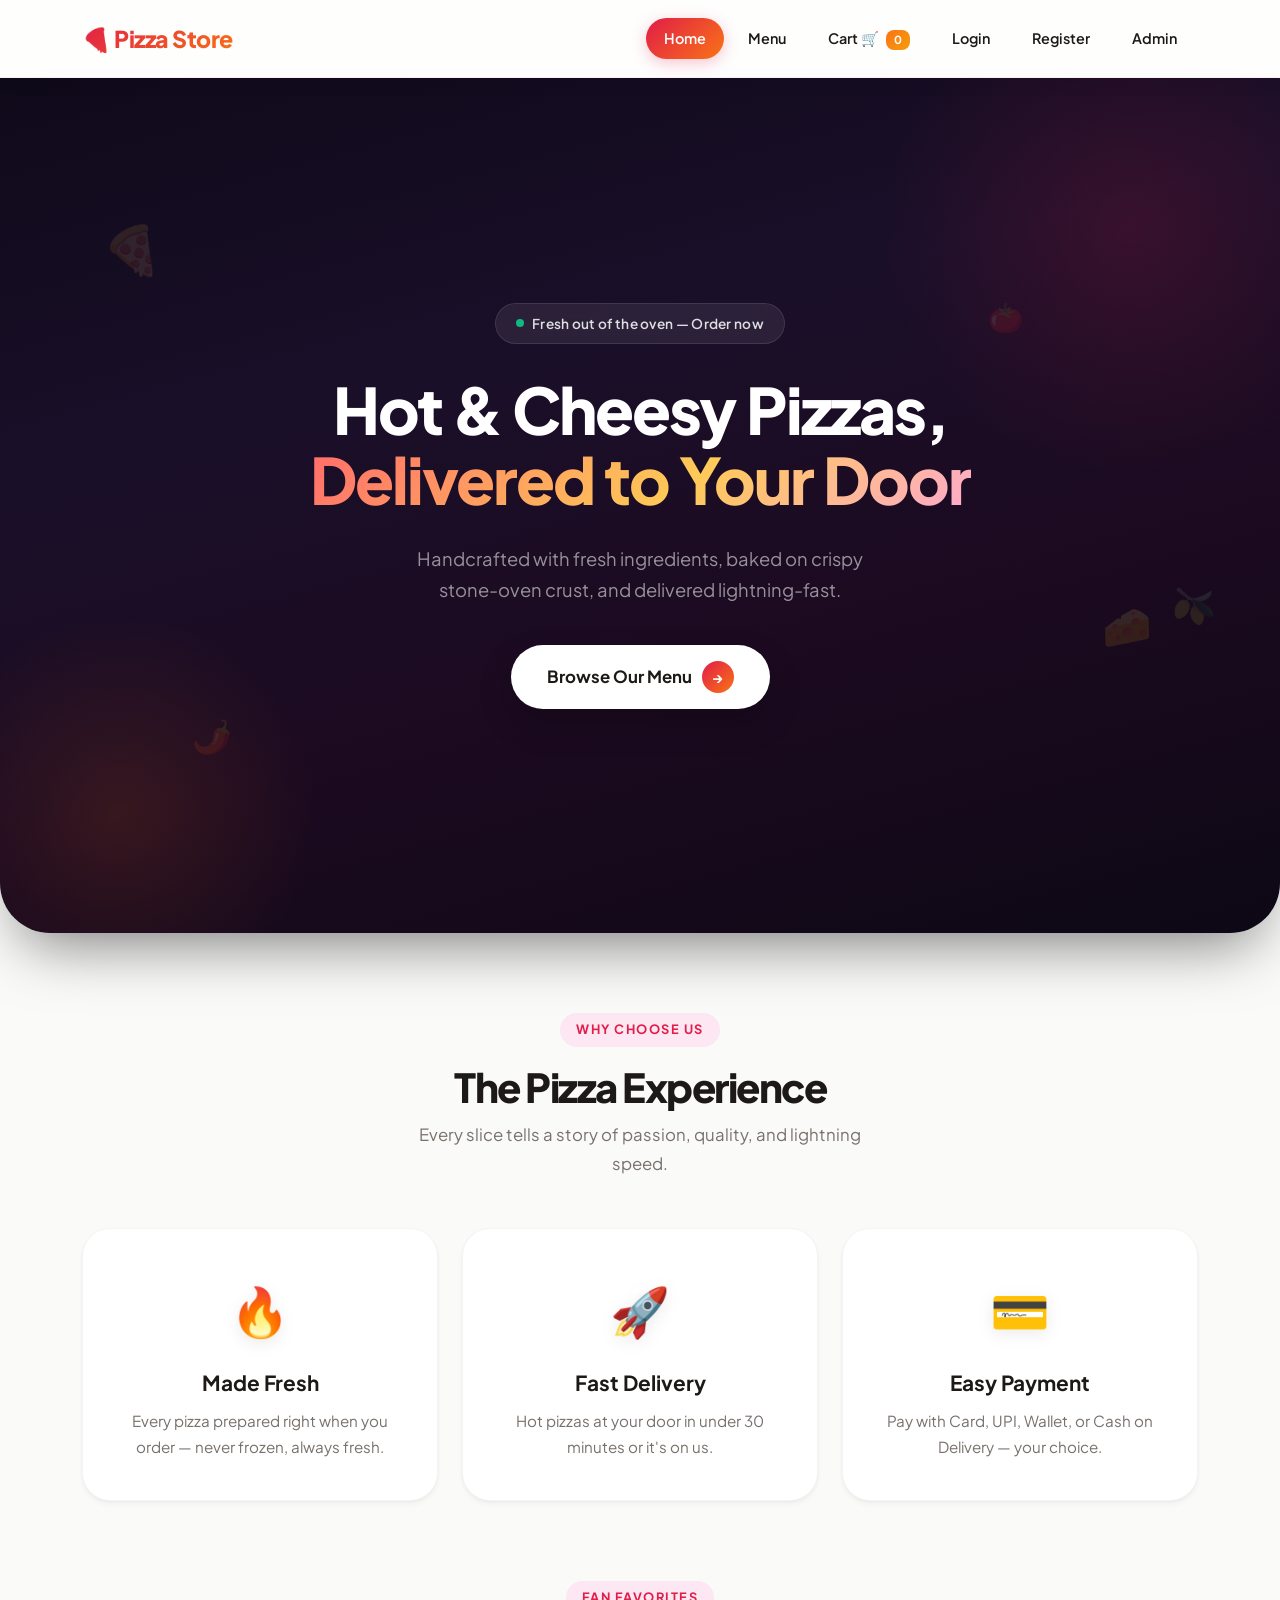
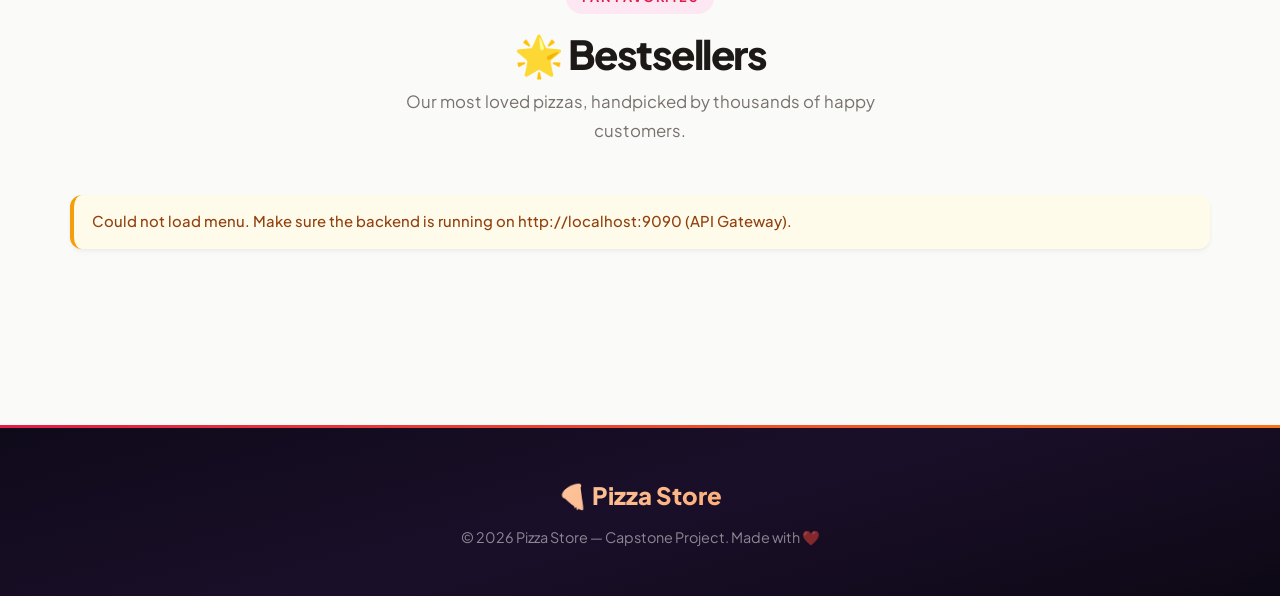
<file: pizza-store-capstone/pizza-store-frontend/index.html>
<!DOCTYPE html>
<html lang="en">

<head>
    <meta charset="UTF-8" />
    <title>Pizza Store — Home</title>
    <link href="https://cdn.jsdelivr.net/npm/bootstrap@5.3.2/dist/css/bootstrap.min.css" rel="stylesheet" />
    <link rel="preconnect" href="https://fonts.googleapis.com">
    <link rel="preconnect" href="https://fonts.gstatic.com" crossorigin>
    <link
        href="https://fonts.googleapis.com/css2?family=Plus+Jakarta+Sans:wght@300;400;500;600;700;800&family=Playfair+Display:ital,wght@0,600;0,700;1,600&display=swap"
        rel="stylesheet" />
    <link rel="stylesheet" href="css/style.css" />
</head>

<body>

    <!-- ===== Navbar (same across pages — see navbar.js for active link logic) ===== -->
    <nav class="navbar navbar-expand-lg">
        <div class="container">
            <a class="navbar-brand" href="index.html">🍕 Pizza Store</a>
            <button class="navbar-toggler" type="button" data-bs-toggle="collapse" data-bs-target="#nav">
                <span class="navbar-toggler-icon"></span>
            </button>
            <div class="collapse navbar-collapse" id="nav">
                <ul class="navbar-nav ms-auto" id="navLinks"></ul>
            </div>
        </div>
    </nav>

    <!-- ===== Hero Section ===== -->
    <section class="hero">
        <span class="hero-particle">🍕</span>
        <span class="hero-particle">🧀</span>
        <span class="hero-particle">🌶️</span>
        <span class="hero-particle">🍅</span>
        <span class="hero-particle">🫒</span>

        <div class="hero-content container">
            <div class="hero-badge">
                <span class="dot"></span>
                Fresh out of the oven — Order now
            </div>
            <h1>Hot &amp; Cheesy Pizzas,<br><span class="gradient-text">Delivered to Your Door</span></h1>
            <p class="lead">Handcrafted with fresh ingredients, baked on crispy stone-oven crust, and delivered
                lightning-fast.</p>
            <a href="menu.html" class="hero-cta">
                Browse Our Menu
                <span class="cta-arrow">→</span>
            </a>


        </div>
    </section>

    <!-- ===== Features Section ===== -->
    <section class="container" style="padding-top: 80px; padding-bottom: 40px;">
        <div class="section-header">
            <span class="section-tag">Why Choose Us</span>
            <h2>The Pizza Experience</h2>
            <p>Every slice tells a story of passion, quality, and lightning speed.</p>
        </div>
        <div class="row g-4 text-center">
            <div class="col-md-4">
                <div class="feature-box">
                    <span class="feature-icon">🔥</span>
                    <h3>Made Fresh</h3>
                    <p>Every pizza prepared right when you order — never frozen, always fresh.</p>
                </div>
            </div>
            <div class="col-md-4">
                <div class="feature-box">
                    <span class="feature-icon">🚀</span>
                    <h3>Fast Delivery</h3>
                    <p>Hot pizzas at your door in under 30 minutes or it's on us.</p>
                </div>
            </div>
            <div class="col-md-4">
                <div class="feature-box">
                    <span class="feature-icon">💳</span>
                    <h3>Easy Payment</h3>
                    <p>Pay with Card, UPI, Wallet, or Cash on Delivery — your choice.</p>
                </div>
            </div>
        </div>
    </section>

    <!-- ===== Bestsellers Section (loaded from backend) ===== -->
    <section class="container" style="padding-top: 40px; padding-bottom: 60px;">
        <div class="section-header">
            <span class="section-tag">Fan Favorites</span>
            <h2>🌟 Bestsellers</h2>
            <p>Our most loved pizzas, handpicked by thousands of happy customers.</p>
        </div>
        <div id="bestsellers" class="row g-4">
            <p class="text-muted text-center">Loading...</p>
        </div>
    </section>

    <footer>
        <span class="footer-brand">🍕 Pizza Store</span>
        <p>© 2026 Pizza Store — Capstone Project. Made with ❤️</p>
    </footer>

    <script src="https://cdn.jsdelivr.net/npm/bootstrap@5.3.2/dist/js/bootstrap.bundle.min.js"></script>
    <script src="js/api.js"></script>
    <script src="js/navbar.js"></script>
    <script src="js/home.js"></script>
</body>

</html>
</file>
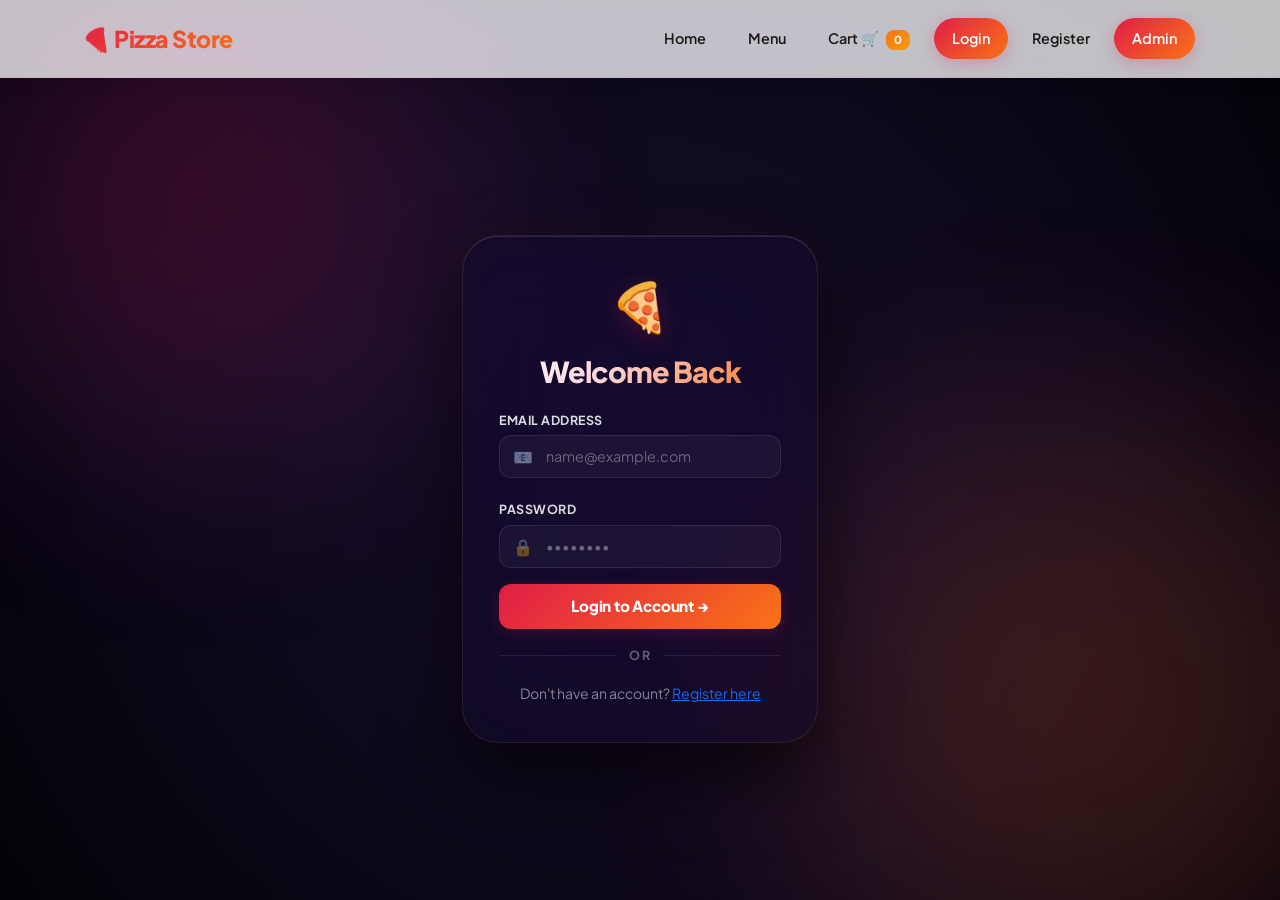
<file: pizza-store-capstone/pizza-store-frontend/login.html>
<!DOCTYPE html>
<html lang="en">

<head>
    <meta charset="UTF-8" />
    <meta name="viewport" content="width=device-width, initial-scale=1.0" />
    <title>Pizza Store — Login</title>
    <link href="https://cdn.jsdelivr.net/npm/bootstrap@5.3.2/dist/css/bootstrap.min.css" rel="stylesheet" />
    <link rel="preconnect" href="https://fonts.googleapis.com">
    <link rel="preconnect" href="https://fonts.gstatic.com" crossorigin>
    <link
        href="https://fonts.googleapis.com/css2?family=Plus+Jakarta+Sans:wght@300;400;500;600;700;800&family=Playfair+Display:ital,wght@0,600;0,700;1,600&display=swap"
        rel="stylesheet" />
    <link rel="stylesheet" href="css/style.css" />
</head>

<body class="auth-page-bg">
    <div class="auth-blobs-container">
        <div class="blob-1"></div>
        <div class="blob-2"></div>
    </div>

    <nav class="navbar navbar-expand-lg">
        <div class="container">
            <a class="navbar-brand" href="index.html">🍕 Pizza Store</a>
            <button class="navbar-toggler" type="button" data-bs-toggle="collapse" data-bs-target="#nav">
                <span class="navbar-toggler-icon"></span>
            </button>
            <div class="collapse navbar-collapse" id="nav">
                <ul class="navbar-nav ms-auto" id="navLinks"></ul>
            </div>
        </div>
    </nav>

    <div class="auth-center-wrapper">
        <div class="container">
            <div class="row justify-content-center">
                <div class="col-md-5 col-lg-4">
                    <div class="modern-form-card">
                        <div class="form-icon">🍕</div>
                        <h2 class="form-title">Welcome Back</h2>

                        <div id="alertBox"></div>

                        <form id="loginForm">
                            <div class="mb-4">
                                <label class="form-label">Email Address</label>
                                <div class="input-icon-wrapper">
                                    <span class="input-icon">📧</span>
                                    <input type="email" class="form-control form-control-icon" id="email"
                                        placeholder="name@example.com" required />
                                </div>
                            </div>
                            <div class="mb-4">
                                <label class="form-label">Password</label>
                                <div class="input-icon-wrapper">
                                    <span class="input-icon">🔒</span>
                                    <input type="password" class="form-control form-control-icon" id="password"
                                        placeholder="••••••••" required />
                                </div>
                            </div>
                            <button type="submit" class="btn btn-primary w-100 py-3 btn-auth">
                                Login to Account →
                            </button>
                        </form>

                        <div class="auth-divider">
                            <span>or</span>
                        </div>

                        <p class="text-center mb-2 text-white-50 small">
                            Don't have an account? <a href="register.html" class="modern-link">Register here</a>
                        </p>

                    </div>
                </div>
            </div>
        </div>
    </div>

    <script src="https://cdn.jsdelivr.net/npm/bootstrap@5.3.2/dist/js/bootstrap.bundle.min.js"></script>
    <script src="js/api.js"></script>
    <script src="js/navbar.js"></script>
    <script src="js/login.js"></script>
</body>

</html>
</file>
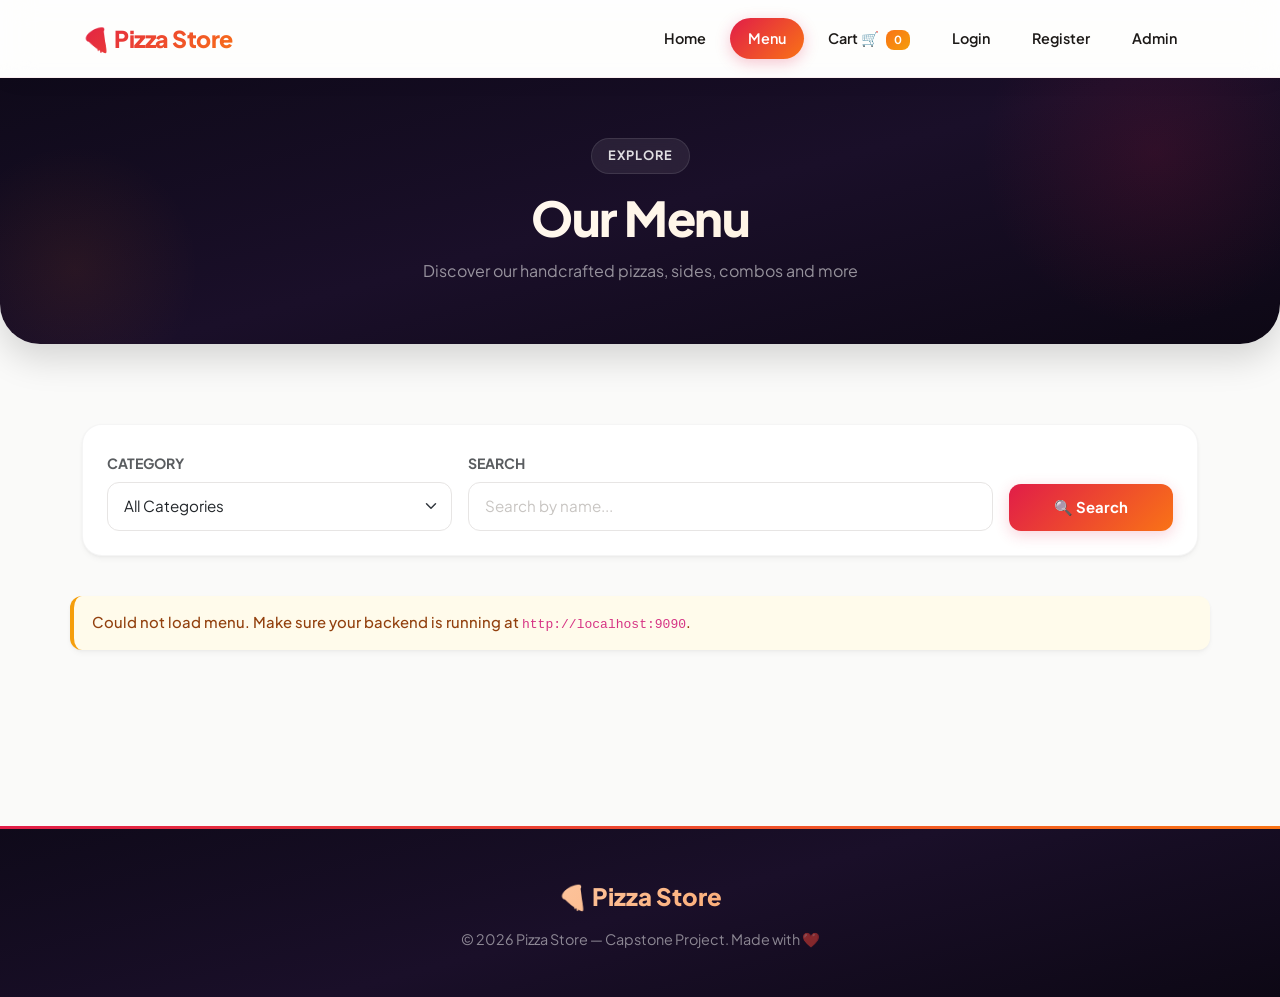
<file: pizza-store-capstone/pizza-store-frontend/menu.html>
<!DOCTYPE html>
<html lang="en">

<head>
    <meta charset="UTF-8" />
    <meta name="viewport" content="width=device-width, initial-scale=1.0" />
    <title>Pizza Store — Menu</title>
    <link href="https://cdn.jsdelivr.net/npm/bootstrap@5.3.2/dist/css/bootstrap.min.css" rel="stylesheet" />
    <link rel="preconnect" href="https://fonts.googleapis.com">
    <link rel="preconnect" href="https://fonts.gstatic.com" crossorigin>
    <link href="https://fonts.googleapis.com/css2?family=Plus+Jakarta+Sans:wght@300;400;500;600;700;800&family=Playfair+Display:ital,wght@0,600;0,700;1,600&display=swap" rel="stylesheet" />
    <link rel="stylesheet" href="css/style.css" />
</head>

<body>

    <nav class="navbar navbar-expand-lg">
        <div class="container">
            <a class="navbar-brand" href="index.html">🍕 Pizza Store</a>
            <button class="navbar-toggler" type="button" data-bs-toggle="collapse" data-bs-target="#nav">
                <span class="navbar-toggler-icon"></span>
            </button>
            <div class="collapse navbar-collapse" id="nav">
                <ul class="navbar-nav ms-auto" id="navLinks"></ul>
            </div>
        </div>
    </nav>

    <!-- Page Header Banner -->
    <div class="page-banner">
        <div class="container">
            <span class="page-banner-tag">Explore</span>
            <h1 class="page-banner-title">Our Menu</h1>
            <p class="page-banner-desc">Discover our handcrafted pizzas, sides, combos and more</p>
        </div>
    </div>

    <div class="container" style="padding-top: 40px; padding-bottom: 60px;">
        <div id="alertBox"></div>

        <!-- Filter bar -->
        <div class="filter-bar">
            <div class="row g-3 align-items-end">
                <div class="col-md-4">
                    <label class="form-label small fw-bold text-muted">CATEGORY</label>
                    <select class="form-select" id="categoryFilter">
                        <option value="">All Categories</option>
                        <option value="PIZZA">Pizza</option>
                        <option value="SIDES">Sides</option>
                        <option value="BEVERAGES">Beverages</option>
                        <option value="COMBO">Combo</option>
                    </select>
                </div>
                <div class="col-md-6">
                    <label class="form-label small fw-bold text-muted">SEARCH</label>
                    <input type="text" class="form-control" id="searchInput" placeholder="Search by name..." />
                </div>
                <div class="col-md-2">
                    <button class="btn btn-primary w-100" id="searchBtn">
                        🔍 Search
                    </button>
                </div>
            </div>
        </div>

        <div id="menuItems" class="row g-4">
            <p class="text-muted text-center">Loading menu...</p>
        </div>
    </div>

    <footer>
        <span class="footer-brand">🍕 Pizza Store</span>
        <p>© 2026 Pizza Store — Capstone Project. Made with ❤️</p>
    </footer>

    <script src="https://cdn.jsdelivr.net/npm/bootstrap@5.3.2/dist/js/bootstrap.bundle.min.js"></script>
    <script src="js/api.js"></script>
    <script src="js/navbar.js"></script>
    <script src="js/menu.js"></script>
</body>

</html>
</file>
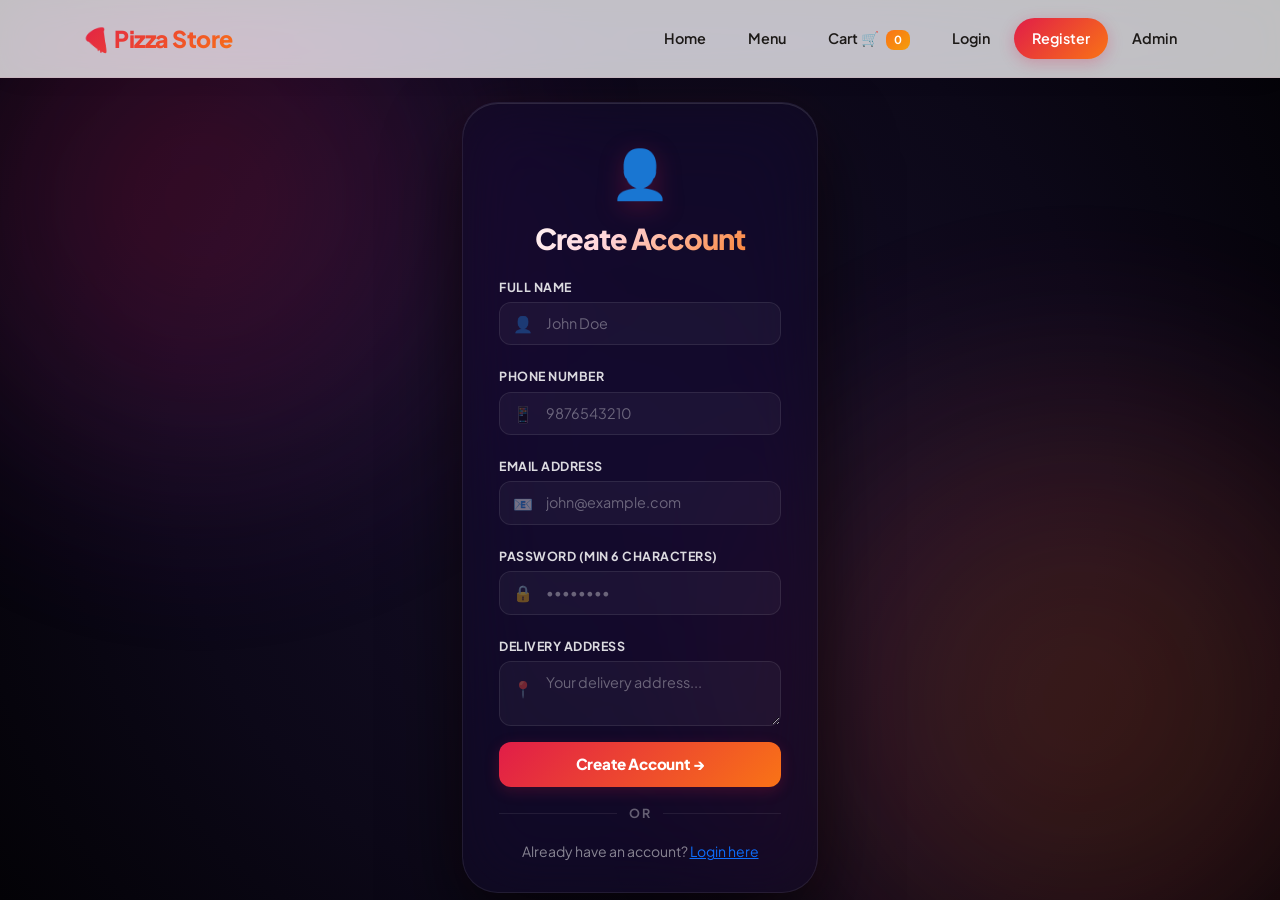
<file: pizza-store-capstone/pizza-store-frontend/register.html>
<!DOCTYPE html>
<html lang="en">

<head>
    <meta charset="UTF-8" />
    <meta name="viewport" content="width=device-width, initial-scale=1.0" />
    <title>Pizza Store — Register</title>
    <link href="https://cdn.jsdelivr.net/npm/bootstrap@5.3.2/dist/css/bootstrap.min.css" rel="stylesheet" />
    <link rel="preconnect" href="https://fonts.googleapis.com">
    <link rel="preconnect" href="https://fonts.gstatic.com" crossorigin>
    <link
        href="https://fonts.googleapis.com/css2?family=Plus+Jakarta+Sans:wght@300;400;500;600;700;800&family=Playfair+Display:ital,wght@0,600;0,700;1,600&display=swap"
        rel="stylesheet" />
    <link rel="stylesheet" href="css/style.css" />
</head>

<body class="auth-page-bg">
    <div class="auth-blobs-container">
        <div class="blob-1"></div>
        <div class="blob-2"></div>
    </div>

    <nav class="navbar navbar-expand-lg">
        <div class="container">
            <a class="navbar-brand" href="index.html">🍕 Pizza Store</a>
            <button class="navbar-toggler" type="button" data-bs-toggle="collapse" data-bs-target="#nav">
                <span class="navbar-toggler-icon"></span>
            </button>
            <div class="collapse navbar-collapse" id="nav">
                <ul class="navbar-nav ms-auto" id="navLinks"></ul>
            </div>
        </div>
    </nav>

    <div class="auth-center-wrapper">
        <div class="container">
            <div class="row justify-content-center">
                <div class="col-md-5 col-lg-4">
                    <div class="modern-form-card">
                        <div class="form-icon">👤</div>
                        <h2 class="form-title">Create Account</h2>

                        <div id="alertBox"></div>

                        <form id="registerForm">
                            <div class="mb-3">
                                <label class="form-label">Full Name</label>
                                <div class="input-icon-wrapper">
                                    <span class="input-icon">👤</span>
                                    <input type="text" class="form-control form-control-icon" id="fullName"
                                        placeholder="John Doe" required />
                                </div>
                            </div>
                            <div class="mb-3">
                                <label class="form-label">Phone Number</label>
                                <div class="input-icon-wrapper">
                                    <span class="input-icon">📱</span>
                                    <input type="tel" class="form-control form-control-icon" id="phone"
                                        placeholder="9876543210" />
                                </div>
                            </div>
                            <div class="mb-3">
                                <label class="form-label">Email Address</label>
                                <div class="input-icon-wrapper">
                                    <span class="input-icon">📧</span>
                                    <input type="email" class="form-control form-control-icon" id="email"
                                        placeholder="john@example.com" required />
                                </div>
                            </div>
                            <div class="mb-3">
                                <label class="form-label">Password (min 6 characters)</label>
                                <div class="input-icon-wrapper">
                                    <span class="input-icon">🔒</span>
                                    <input type="password" class="form-control form-control-icon" id="password"
                                        minlength="6" placeholder="••••••••" required />
                                </div>
                            </div>
                            <div class="mb-4">
                                <label class="form-label">Delivery Address</label>
                                <div class="input-icon-wrapper">
                                    <span class="input-icon">📍</span>
                                    <textarea class="form-control form-control-icon" id="address" rows="2"
                                        placeholder="Your delivery address..."></textarea>
                                </div>
                            </div>
                            <button type="submit" class="btn btn-primary w-100 py-3 btn-auth">
                                Create Account →
                            </button>
                        </form>

                        <div class="auth-divider">
                            <span>or</span>
                        </div>

                        <p class="text-center mb-0 small text-white-50">
                            Already have an account? <a href="login.html" class="modern-link">Login here</a>
                        </p>
                    </div>
                </div>
            </div>
        </div>
    </div>

    <script src="https://cdn.jsdelivr.net/npm/bootstrap@5.3.2/dist/js/bootstrap.bundle.min.js"></script>
    <script src="js/api.js"></script>
    <script src="js/navbar.js"></script>
    <script src="js/register.js"></script>
</body>

</html>
</file>
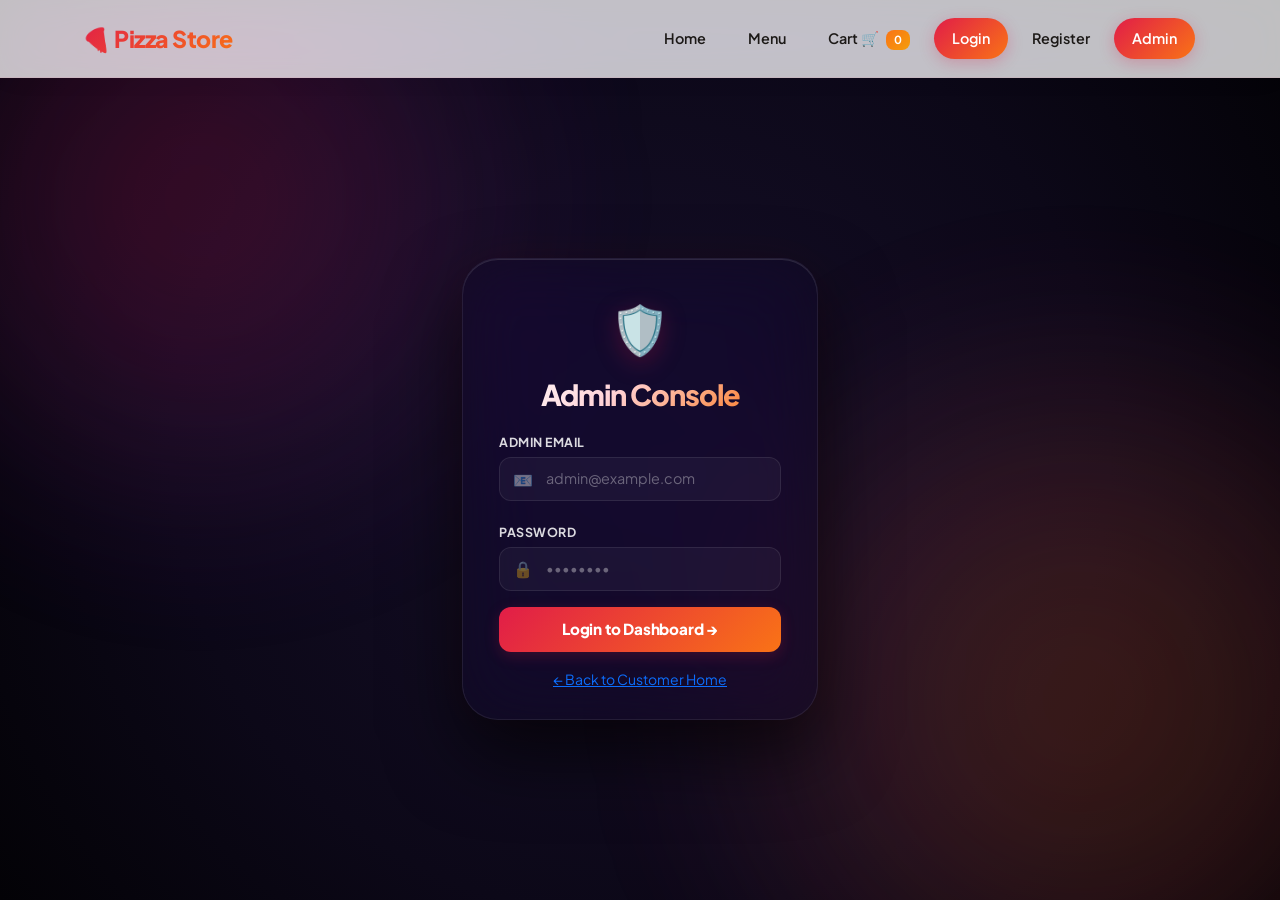
<file: pizza-store-capstone/pizza-store-frontend/admin/dashboard.html>
<!DOCTYPE html>
<html lang="en">
<head>
    <meta charset="UTF-8" />
    <title>Admin — Dashboard</title>
    <link href="https://cdn.jsdelivr.net/npm/bootstrap@5.3.2/dist/css/bootstrap.min.css" rel="stylesheet" />
    <link rel="preconnect" href="https://fonts.googleapis.com">
    <link rel="preconnect" href="https://fonts.gstatic.com" crossorigin>
    <link href="https://fonts.googleapis.com/css2?family=Plus+Jakarta+Sans:wght@300;400;500;600;700;800&family=Playfair+Display:ital,wght@0,600;0,700;1,600&display=swap" rel="stylesheet" />
    <link rel="stylesheet" href="../css/style.css" />
</head>
<body>

<nav class="navbar navbar-expand-lg admin-navbar">
    <div class="container">
        <a class="navbar-brand" href="dashboard.html">🍕 Admin Panel</a>
        <button class="navbar-toggler navbar-dark border-0" type="button" data-bs-toggle="collapse" data-bs-target="#adminNav">
            <span class="navbar-toggler-icon"></span>
        </button>
        <div class="collapse navbar-collapse" id="adminNav">
            <div class="navbar-nav ms-auto">
                <a class="nav-link text-white active" href="dashboard.html">Dashboard</a>
                <a class="nav-link text-white" href="menu.html">Manage Menu</a>
                <a class="nav-link text-white" href="orders.html">Orders</a>
                <a class="nav-link text-white" href="revenue.html">Revenue</a>
                <a class="nav-link text-white" href="#" onclick="logout(); return false;">Logout</a>
            </div>
        </div>
    </div>
</nav>

<!-- Admin Page Header Banner -->
<div class="page-banner" style="background: linear-gradient(135deg, #0f0f15 0%, #151522 50%, #0a0a0f 100%);">
    <div class="container">
        <span class="page-banner-tag" style="background: rgba(249, 115, 22, 0.15); color: var(--secondary); border: 1px solid rgba(249, 115, 22, 0.25);">Admin Console</span>
        <h1 class="page-banner-title" style="background: linear-gradient(135deg, #ffffff 0%, rgba(255, 255, 255, 0.65) 100%); -webkit-background-clip: text; -webkit-text-fill-color: transparent;">Welcome back, <span id="adminName">Admin</span>! 🛡️</h1>
        <p class="page-banner-desc text-white-50">Manage store catalog, verify customer orders, and analyze revenue metrics.</p>
    </div>
</div>

<div class="container" style="padding-bottom: 80px;">
    <h5 class="fw-bold mb-4 text-main">Administrative Actions</h5>

    <div class="row g-4 mt-1">
        <div class="col-md-4">
            <div class="admin-card text-center p-4 border-0">
                <div class="card-body">
                    <span class="fs-1 d-block mb-3">🍕</span>
                    <h5 class="fw-bold my-2 text-dark">Manage Menu</h5>
                    <p class="text-muted small mb-4">Add, view, and delete store items</p>
                    <a href="menu.html" class="btn btn-primary w-100 py-2">Go to Catalog →</a>
                </div>
            </div>
        </div>
        <div class="col-md-4">
            <div class="admin-card text-center p-4 border-0">
                <div class="card-body">
                    <span class="fs-1 d-block mb-3">📦</span>
                    <h5 class="fw-bold my-2 text-dark">View Orders</h5>
                    <p class="text-muted small mb-4">Accept, reject, and update statuses</p>
                    <a href="orders.html" class="btn btn-primary w-100 py-2">Go to Orders →</a>
                </div>
            </div>
        </div>
        <div class="col-md-4">
            <div class="admin-card text-center p-4 border-0">
                <div class="card-body">
                    <span class="fs-1 d-block mb-3">💰</span>
                    <h5 class="fw-bold my-2 text-dark">Monthly Revenue</h5>
                    <p class="text-muted small mb-4">Analyze income and order counts</p>
                    <a href="revenue.html" class="btn btn-primary w-100 py-2">Go to Reports →</a>
                </div>
            </div>
        </div>
    </div>
</div>

<script src="../js/api.js"></script>
<script>
    if (!getToken()) window.location.href = "login.html";
    const u = getUser();
    if (u) document.getElementById("adminName").textContent = u.fullName || u.email;
</script>
</body>
</html>
</file>
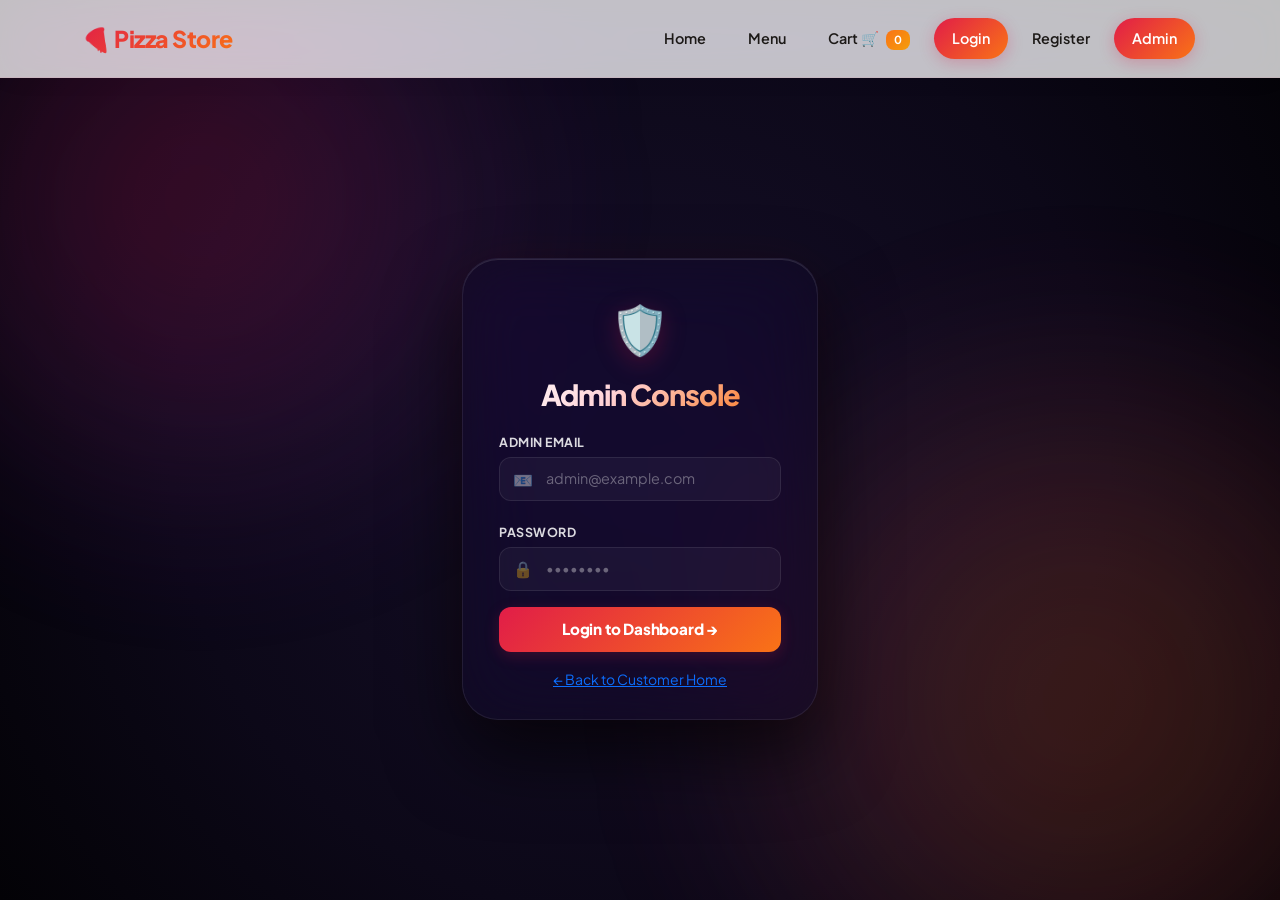
<file: pizza-store-capstone/pizza-store-frontend/admin/login.html>
<!DOCTYPE html>
<html lang="en">

<head>
    <meta charset="UTF-8" />
    <meta name="viewport" content="width=device-width, initial-scale=1.0" />
    <title>Pizza Store — Admin Login</title>
    <link href="https://cdn.jsdelivr.net/npm/bootstrap@5.3.2/dist/css/bootstrap.min.css" rel="stylesheet" />
    <link rel="preconnect" href="https://fonts.googleapis.com">
    <link rel="preconnect" href="https://fonts.gstatic.com" crossorigin>
    <link
        href="https://fonts.googleapis.com/css2?family=Plus+Jakarta+Sans:wght@300;400;500;600;700;800&family=Playfair+Display:ital,wght@0,600;0,700;1,600&display=swap"
        rel="stylesheet" />
    <link rel="stylesheet" href="../css/style.css" />
</head>

<body class="auth-page-bg">
    <div class="auth-blobs-container">
        <div class="blob-1"></div>
        <div class="blob-2"></div>
    </div>

    <nav class="navbar navbar-expand-lg">
        <div class="container">
            <a class="navbar-brand" href="../index.html">🍕 Pizza Store</a>
            <button class="navbar-toggler" type="button" data-bs-toggle="collapse" data-bs-target="#nav">
                <span class="navbar-toggler-icon"></span>
            </button>
            <div class="collapse navbar-collapse" id="nav">
                <ul class="navbar-nav ms-auto" id="navLinks"></ul>
            </div>
        </div>
    </nav>

    <div class="auth-center-wrapper">
        <div class="container">
            <div class="row justify-content-center">
                <div class="col-md-5 col-lg-4">
                    <div class="modern-form-card">
                        <div class="form-icon">🛡️</div>
                        <h2 class="form-title">Admin Console</h2>

                        <div id="alertBox"></div>

                        <form id="adminLoginForm">
                            <div class="mb-4">
                                <label class="form-label">Admin Email</label>
                                <div class="input-icon-wrapper">
                                    <span class="input-icon">📧</span>
                                    <input type="email" class="form-control form-control-icon" id="email"
                                        placeholder="admin@example.com" value="" required />
                                </div>
                            </div>
                            <div class="mb-4">
                                <label class="form-label">Password</label>
                                <div class="input-icon-wrapper">
                                    <span class="input-icon">🔒</span>
                                    <input type="password" class="form-control form-control-icon" id="password"
                                        placeholder="••••••••" value="" required />
                                </div>
                            </div>
                            <button type="submit" class="btn btn-primary w-100 py-3 btn-auth">
                                Login to Dashboard →
                            </button>
                        </form>



                        <p class="text-center mb-0 small text-muted mt-3">
                            <a href="../index.html" class="modern-link">← Back to Customer Home</a>
                        </p>
                    </div>
                </div>
            </div>
        </div>
    </div>

    <script src="https://cdn.jsdelivr.net/npm/bootstrap@5.3.2/dist/js/bootstrap.bundle.min.js"></script>
    <script src="../js/api.js"></script>
    <script src="../js/navbar.js"></script>
    <script src="js/admin-login.js"></script>
</body>

</html>
</file>
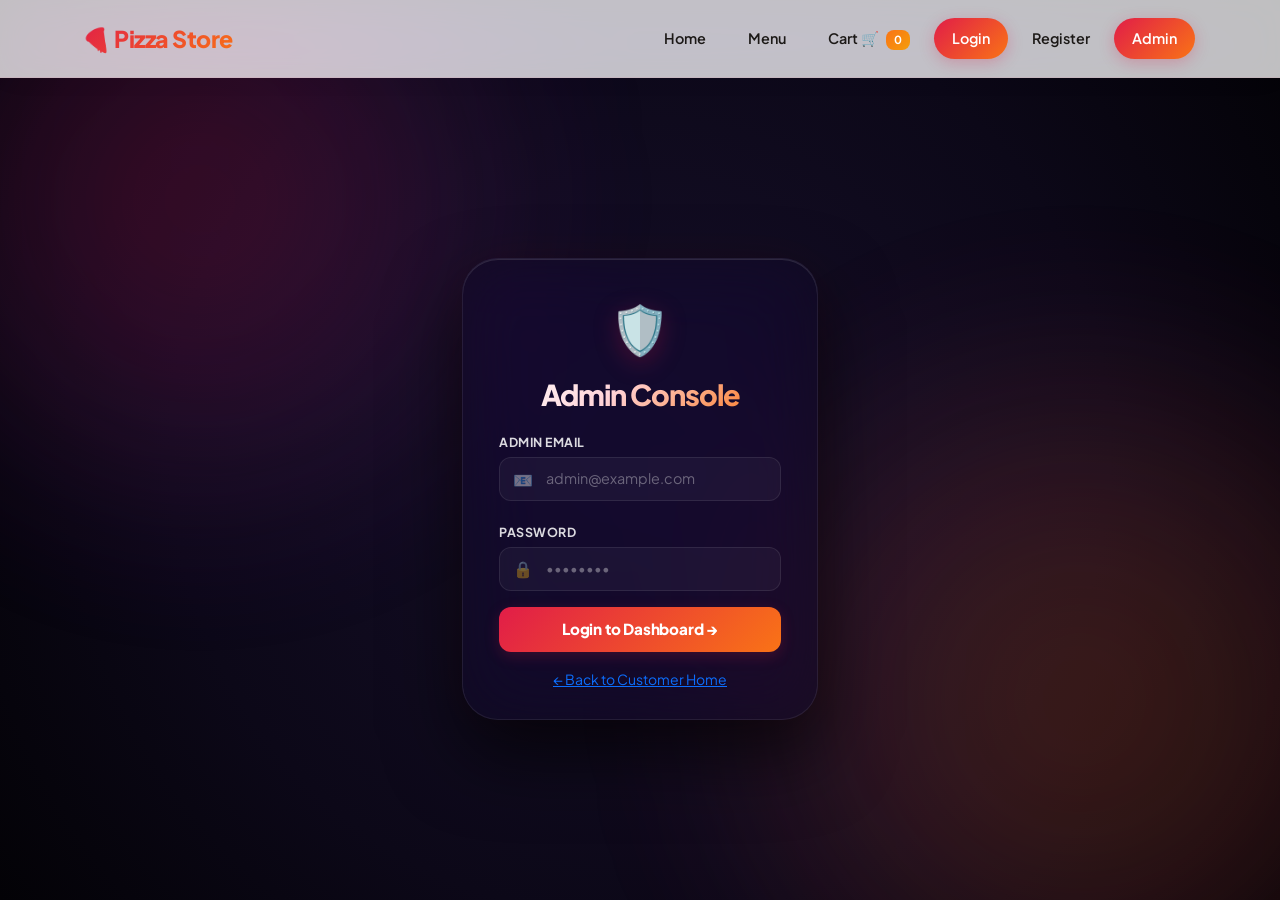
<file: pizza-store-capstone/pizza-store-frontend/admin/menu.html>
<!DOCTYPE html>
<html lang="en">

<head>
    <meta charset="UTF-8" />
    <title>Admin — Manage Menu</title>
    <link href="https://cdn.jsdelivr.net/npm/bootstrap@5.3.2/dist/css/bootstrap.min.css" rel="stylesheet" />
    <link rel="preconnect" href="https://fonts.googleapis.com">
    <link rel="preconnect" href="https://fonts.gstatic.com" crossorigin>
    <link
        href="https://fonts.googleapis.com/css2?family=Plus+Jakarta+Sans:wght@300;400;500;600;700;800&family=Playfair+Display:ital,wght@0,600;0,700;1,600&display=swap"
        rel="stylesheet" />
    <link rel="stylesheet" href="../css/style.css" />
</head>

<body>

    <nav class="navbar navbar-expand-lg admin-navbar">
        <div class="container">
            <a class="navbar-brand" href="dashboard.html">🍕 Admin Panel</a>
            <button class="navbar-toggler navbar-dark border-0" type="button" data-bs-toggle="collapse"
                data-bs-target="#adminNav">
                <span class="navbar-toggler-icon"></span>
            </button>
            <div class="collapse navbar-collapse" id="adminNav">
                <div class="navbar-nav ms-auto">
                    <a class="nav-link text-white" href="dashboard.html">Dashboard</a>
                    <a class="nav-link text-white active" href="menu.html">Manage Menu</a>
                    <a class="nav-link text-white" href="orders.html">Orders</a>
                    <a class="nav-link text-white" href="revenue.html">Revenue</a>
                    <a class="nav-link text-white" href="#" onclick="logout(); return false;">Logout</a>
                </div>
            </div>
        </div>
    </nav>

    <!-- Admin Page Header Banner -->
    <div class="page-banner" style="background: linear-gradient(135deg, #0f0f15 0%, #151522 50%, #0a0a0f 100%);">
        <div class="container">
            <span class="page-banner-tag"
                style="background: rgba(249, 115, 22, 0.15); color: var(--secondary); border: 1px solid rgba(249, 115, 22, 0.25);">Catalog</span>
            <h1 class="page-banner-title"
                style="background: linear-gradient(135deg, #ffffff 0%, rgba(255, 255, 255, 0.65) 100%); -webkit-background-clip: text; -webkit-text-fill-color: transparent;">
                Manage Menu</h1>
            <p class="page-banner-desc text-white-50">Create new items, set category classifications, price values, and
                configure bestseller or new tags.</p>
        </div>
    </div>

    <div class="container" style="padding-bottom: 80px;">
        <div id="alertBox"></div>

        <!-- Add new item form -->
        <div class="card mb-5 border-0 shadow-sm"
            style="border-radius: var(--radius-md); overflow: hidden; background: #ffffff;">
            <div class="card-header py-3"
                style="background: rgba(225, 29, 72, 0.02); border-bottom: 1px solid rgba(0, 0, 0, 0.05);">
                <h5 class="fw-bold mb-0 text-main">✨ Add New Item</h5>
            </div>
            <div class="card-body p-4">
                <form id="addItemForm" class="row g-3">
                    <div class="col-md-4">
                        <label class="form-label text-uppercase small text-muted fw-bold">Item Name</label>
                        <input type="text" class="form-control" id="name" placeholder="e.g., Margherita Supreme"
                            required />
                    </div>
                    <div class="col-md-2">
                        <label class="form-label text-uppercase small text-muted fw-bold">Price (₹)</label>
                        <input type="number" class="form-control" id="price" placeholder="Price" step="0.01" required />
                    </div>
                    <div class="col-md-3">
                        <label class="form-label text-uppercase small text-muted fw-bold">Category</label>
                        <select class="form-select" id="category" required>
                            <option value="PIZZA">🍕 Pizza</option>
                            <option value="SIDES">🍟 Sides</option>
                            <option value="BEVERAGES">🥤 Beverages</option>
                            <option value="COMBO">🎁 Combo</option>
                        </select>
                    </div>
                    <div class="col-md-2">
                        <label class="form-label text-uppercase small text-muted fw-bold">Image URL</label>
                        <input type="text" class="form-control" id="imageUrl" placeholder="Optional" />
                    </div>
                    <div class="col-md-1">
                        <label class="form-label text-uppercase small text-muted fw-bold">Stock</label>
                        <input type="number" class="form-control" id="stockQuantity" placeholder="0" min="0" value="50"
                            required />
                    </div>
                    <div class="col-12">
                        <label class="form-label text-uppercase small text-muted fw-bold">Description</label>
                        <input type="text" class="form-control" id="description"
                            placeholder="A rich, mouthwatering description of flavor ingredients..." />
                    </div>
                    <div class="col-md-8 d-flex align-items-center gap-4 py-2">
                        <div class="form-check form-switch">
                            <input class="form-check-input" type="checkbox" id="bestseller" />
                            <label class="form-check-label text-muted small fw-bold" for="bestseller">🏷️ Bestseller
                                Tag</label>
                        </div>
                        <div class="form-check form-switch">
                            <input class="form-check-input" type="checkbox" id="newLaunch" />
                            <label class="form-check-label text-muted small fw-bold" for="newLaunch">🏷️ New Launch
                                Tag</label>
                        </div>
                    </div>
                    <div class="col-md-4 text-end">
                        <button type="submit" class="btn btn-primary w-100 py-3 fw-bold">
                            ➕ Add Item to Menu
                        </button>
                    </div>
                </form>
            </div>
        </div>

        <!-- Items table -->
        <div class="card border-0 shadow-sm"
            style="border-radius: var(--radius-md); overflow: hidden; background: #ffffff;">
            <div class="card-header py-3"
                style="background: rgba(225, 29, 72, 0.02); border-bottom: 1px solid rgba(0, 0, 0, 0.05);">
                <h5 class="fw-bold mb-0 text-main">📋 Current Menu Items</h5>
            </div>
            <div class="card-body p-4">
                <div class="table-responsive">
                    <table class="table align-middle mb-0">
                        <thead>
                            <tr>
                                <th style="width: 60px;">ID</th>
                                <th>Name</th>
                                <th>Category</th>
                                <th>Price</th>
                                <th>Stock</th>
                                <th>Tags</th>
                                <th style="width: 180px;">Actions</th>
                            </tr>
                        </thead>
                        <tbody id="itemsTable">
                            <tr>
                                <td colspan="7" class="text-center py-4 text-muted">Loading menu items...</td>
                            </tr>
                        </tbody>
                    </table>
                </div>
            </div>
        </div>
    </div>

    <!-- Edit Item Modal -->

    <div class="modal fade" id="editItemModal" tabindex="-1">

        <div class="modal-dialog modal-lg">

            <div class="modal-content">

                <div class="modal-header">
                    <h5 class="modal-title">
                        ✏️ Edit Menu Item
                    </h5>

                    <button type="button" class="btn-close" data-bs-dismiss="modal">
                    </button>
                </div>

                <div class="modal-body">

                    <input type="hidden" id="editId">

                    <div class="row g-3">

                        <div class="col-md-6">
                            <label>Name</label>
                            <input type="text" id="editName" class="form-control">
                        </div>

                        <div class="col-md-6">
                            <label>Price</label>
                            <input type="number" id="editPrice" class="form-control">
                        </div>

                        <div class="col-md-6">
                            <label>Category</label>

                            <select id="editCategory" class="form-select">

                                <option value="PIZZA">
                                    🍕 Pizza
                                </option>

                                <option value="SIDES">
                                    🍟 Sides
                                </option>

                                <option value="BEVERAGES">
                                    🥤 Beverages
                                </option>

                                <option value="COMBO">
                                    🎁 Combo
                                </option>

                            </select>
                        </div>

                        <div class="col-md-6">
                            <label>Stock</label>

                            <input type="number" id="editStock" class="form-control">
                        </div>

                        <div class="col-md-12">
                            <label>Image URL</label>

                            <input type="text" id="editImageUrl" class="form-control">
                        </div>

                        <div class="col-md-12">
                            <label>Description</label>

                            <textarea id="editDescription" rows="3" class="form-control">
                    </textarea>
                        </div>

                        <div class="col-md-6">

                            <div class="form-check">

                                <input type="checkbox" id="editBestseller" class="form-check-input">

                                <label class="form-check-label">
                                    Bestseller
                                </label>

                            </div>

                        </div>

                        <div class="col-md-6">

                            <div class="form-check">

                                <input type="checkbox" id="editNewLaunch" class="form-check-input">

                                <label class="form-check-label">
                                    New Launch
                                </label>

                            </div>

                        </div>

                    </div>

                </div>

                <div class="modal-footer">

                    <button class="btn btn-secondary" data-bs-dismiss="modal">
                        Cancel
                    </button>

                    <button class="btn btn-success" onclick="updateItem()">
                        Save Changes
                    </button>

                </div>

            </div>

        </div>

    </div>


    <script src="https://cdn.jsdelivr.net/npm/bootstrap@5.3.2/dist/js/bootstrap.bundle.min.js"></script>
    <script src="../js/api.js"></script>
    <script src="js/admin-menu.js"></script>
</body>

</html>
</file>
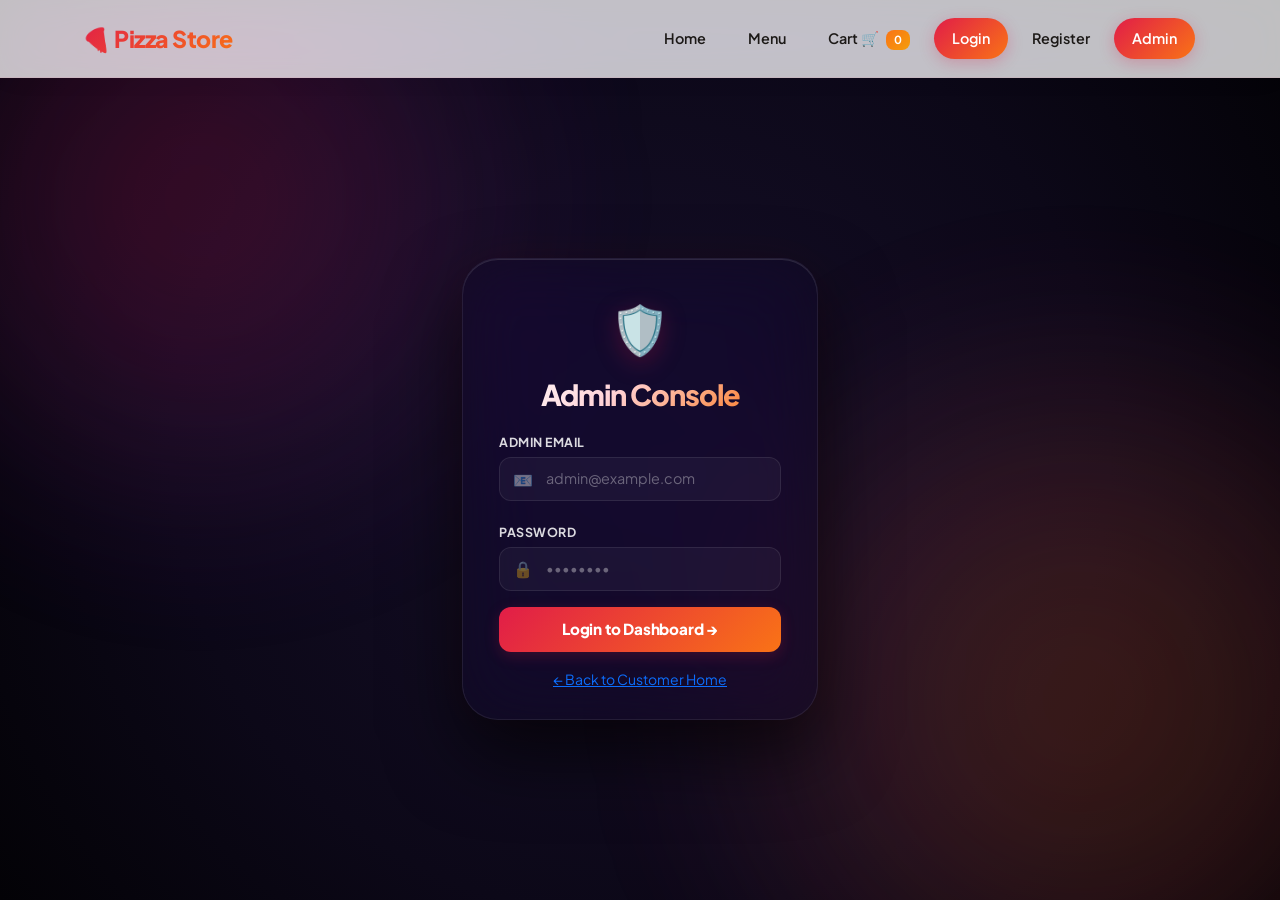
<file: pizza-store-capstone/pizza-store-frontend/admin/orders.html>
<!DOCTYPE html>
<html lang="en">
<head>
    <meta charset="UTF-8" />
    <title>Admin — Orders</title>
    <link href="https://cdn.jsdelivr.net/npm/bootstrap@5.3.2/dist/css/bootstrap.min.css" rel="stylesheet" />
    <link rel="preconnect" href="https://fonts.googleapis.com">
    <link rel="preconnect" href="https://fonts.gstatic.com" crossorigin>
    <link href="https://fonts.googleapis.com/css2?family=Plus+Jakarta+Sans:wght@300;400;500;600;700;800&family=Playfair+Display:ital,wght@0,600;0,700;1,600&display=swap" rel="stylesheet" />
    <link rel="stylesheet" href="../css/style.css" />
</head>
<body>

<nav class="navbar navbar-expand-lg admin-navbar">
    <div class="container">
        <a class="navbar-brand" href="dashboard.html">🍕 Admin Panel</a>
        <button class="navbar-toggler navbar-dark border-0" type="button" data-bs-toggle="collapse" data-bs-target="#adminNav">
            <span class="navbar-toggler-icon"></span>
        </button>
        <div class="collapse navbar-collapse" id="adminNav">
            <div class="navbar-nav ms-auto">
                <a class="nav-link text-white" href="dashboard.html">Dashboard</a>
                <a class="nav-link text-white" href="menu.html">Manage Menu</a>
                <a class="nav-link text-white active" href="orders.html">Orders</a>
                <a class="nav-link text-white" href="revenue.html">Revenue</a>
                <a class="nav-link text-white" href="#" onclick="logout(); return false;">Logout</a>
            </div>
        </div>
    </div>
</nav>

<!-- Admin Page Header Banner -->
<div class="page-banner" style="background: linear-gradient(135deg, #0f0f15 0%, #151522 50%, #0a0a0f 100%);">
    <div class="container">
        <span class="page-banner-tag" style="background: rgba(249, 115, 22, 0.15); color: var(--secondary); border: 1px solid rgba(249, 115, 22, 0.25);">Orders</span>
        <h1 class="page-banner-title" style="background: linear-gradient(135deg, #ffffff 0%, rgba(255, 255, 255, 0.65) 100%); -webkit-background-clip: text; -webkit-text-fill-color: transparent;">All Customer Orders</h1>
        <p class="page-banner-desc text-white-50">Filter orders by transaction and fulfillment status, process new orders, and update ongoing deliveries.</p>
    </div>
</div>

<div class="container" style="padding-bottom: 80px;">
    <div id="alertBox"></div>

    <div class="filter-bar">
        <div class="row align-items-center">
            <div class="col-md-4 col-lg-3">
                <label class="form-label text-uppercase small text-muted fw-bold">Filter by Status</label>
                <select class="form-select py-3" id="statusFilter">
                    <option value="">📁 All Statuses</option>
                    <option value="PLACED">Placed</option>
                    <option value="ACCEPTED">Accepted</option>
                    <option value="REJECTED">Rejected</option>
                    <option value="PREPARING">Preparing</option>
                    <option value="OUT_FOR_DELIVERY">Out for Delivery</option>
                    <option value="DELIVERED">Delivered</option>
                    <option value="CANCELLED">Cancelled</option>
                </select>
            </div>
        </div>
    </div>

    <h5 class="fw-bold mb-4 text-main">Order Catalog</h5>
    <div id="ordersList">
        <p class="text-muted">Loading orders catalog...</p>
    </div>
</div>

<script src="https://cdn.jsdelivr.net/npm/bootstrap@5.3.2/dist/js/bootstrap.bundle.min.js"></script>
<script src="../js/api.js"></script>
<script src="js/admin-orders.js"></script>
</body>
</html>
</file>
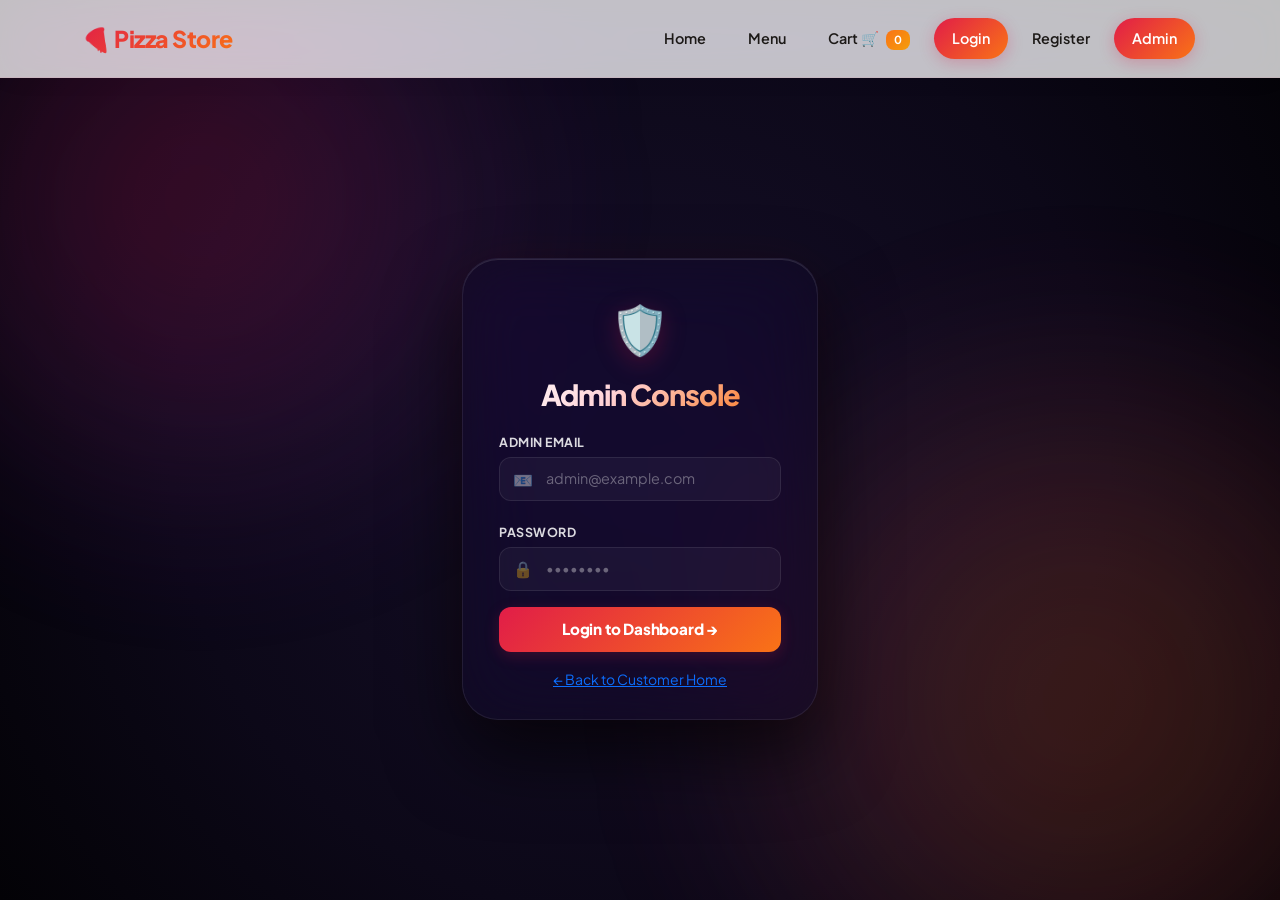
<file: pizza-store-capstone/pizza-store-frontend/admin/revenue.html>
<!DOCTYPE html>
<html lang="en">
<head>
    <meta charset="UTF-8" />
    <title>Admin — Revenue</title>
    <link href="https://cdn.jsdelivr.net/npm/bootstrap@5.3.2/dist/css/bootstrap.min.css" rel="stylesheet" />
    <link rel="preconnect" href="https://fonts.googleapis.com">
    <link rel="preconnect" href="https://fonts.gstatic.com" crossorigin>
    <link href="https://fonts.googleapis.com/css2?family=Plus+Jakarta+Sans:wght@300;400;500;600;700;800&family=Playfair+Display:ital,wght@0,600;0,700;1,600&display=swap" rel="stylesheet" />
    <link rel="stylesheet" href="../css/style.css" />
</head>
<body>

<nav class="navbar navbar-expand-lg admin-navbar">
    <div class="container">
        <a class="navbar-brand" href="dashboard.html">🍕 Admin Panel</a>
        <button class="navbar-toggler navbar-dark border-0" type="button" data-bs-toggle="collapse" data-bs-target="#adminNav">
            <span class="navbar-toggler-icon"></span>
        </button>
        <div class="collapse navbar-collapse" id="adminNav">
            <div class="navbar-nav ms-auto">
                <a class="nav-link text-white" href="dashboard.html">Dashboard</a>
                <a class="nav-link text-white" href="menu.html">Manage Menu</a>
                <a class="nav-link text-white" href="orders.html">Orders</a>
                <a class="nav-link text-white active" href="revenue.html">Revenue</a>
                <a class="nav-link text-white" href="#" onclick="logout(); return false;">Logout</a>
            </div>
        </div>
    </div>
</nav>

<!-- Admin Page Header Banner -->
<div class="page-banner" style="background: linear-gradient(135deg, #0f0f15 0%, #151522 50%, #0a0a0f 100%);">
    <div class="container">
        <span class="page-banner-tag" style="background: rgba(249, 115, 22, 0.15); color: var(--secondary); border: 1px solid rgba(249, 115, 22, 0.25);">Financials</span>
        <h1 class="page-banner-title" style="background: linear-gradient(135deg, #ffffff 0%, rgba(255, 255, 255, 0.65) 100%); -webkit-background-clip: text; -webkit-text-fill-color: transparent;">Revenue Analytics</h1>
        <p class="page-banner-desc text-white-50">Select financial periods, generate automated revenue reports, and overview transaction aggregates.</p>
    </div>
</div>

<div class="container" style="padding-bottom: 80px;">
    <div id="alertBox"></div>

    <!-- Revenue selector form -->
    <div class="card mb-5 border-0 shadow-sm" style="border-radius: var(--radius-md); overflow: hidden; background: #ffffff;">
        <div class="card-header py-3" style="background: rgba(225, 29, 72, 0.02); border-bottom: 1px solid rgba(0, 0, 0, 0.05);">
            <h5 class="fw-bold mb-0 text-main">🔍 Generate Monthly Report</h5>
        </div>
        <div class="card-body p-4">
            <form id="revenueForm" class="row g-3 align-items-end">
                <div class="col-md-4">
                    <label class="form-label text-uppercase small text-muted fw-bold">Select Year</label>
                    <input type="number" class="form-control py-3" id="year" placeholder="Year" value="2026" required />
                </div>
                <div class="col-md-5">
                    <label class="form-label text-uppercase small text-muted fw-bold">Select Month</label>
                    <select class="form-select py-3" id="month" required>
                        <option value="1">January</option>
                        <option value="2">February</option>
                        <option value="3">March</option>
                        <option value="4">April</option>
                        <option value="5">May</option>
                        <option value="6" selected>June</option>
                        <option value="7">July</option>
                        <option value="8">August</option>
                        <option value="9">September</option>
                        <option value="10">October</option>
                        <option value="11">November</option>
                        <option value="12">December</option>
                    </select>
                </div>
                <div class="col-md-3">
                    <button type="submit" class="btn btn-primary w-100 py-3 fw-bold">
                        📊 Show Report
                    </button>
                </div>
            </form>
        </div>
    </div>

    <div id="revenueResult">
        <p class="text-muted text-center">Use the form above to select a period and fetch revenue records.</p>
    </div>
</div>

<script src="https://cdn.jsdelivr.net/npm/bootstrap@5.3.2/dist/js/bootstrap.bundle.min.js"></script>
<script src="../js/api.js"></script>
<script src="js/admin-revenue.js"></script>
</body>
</html>
</file>
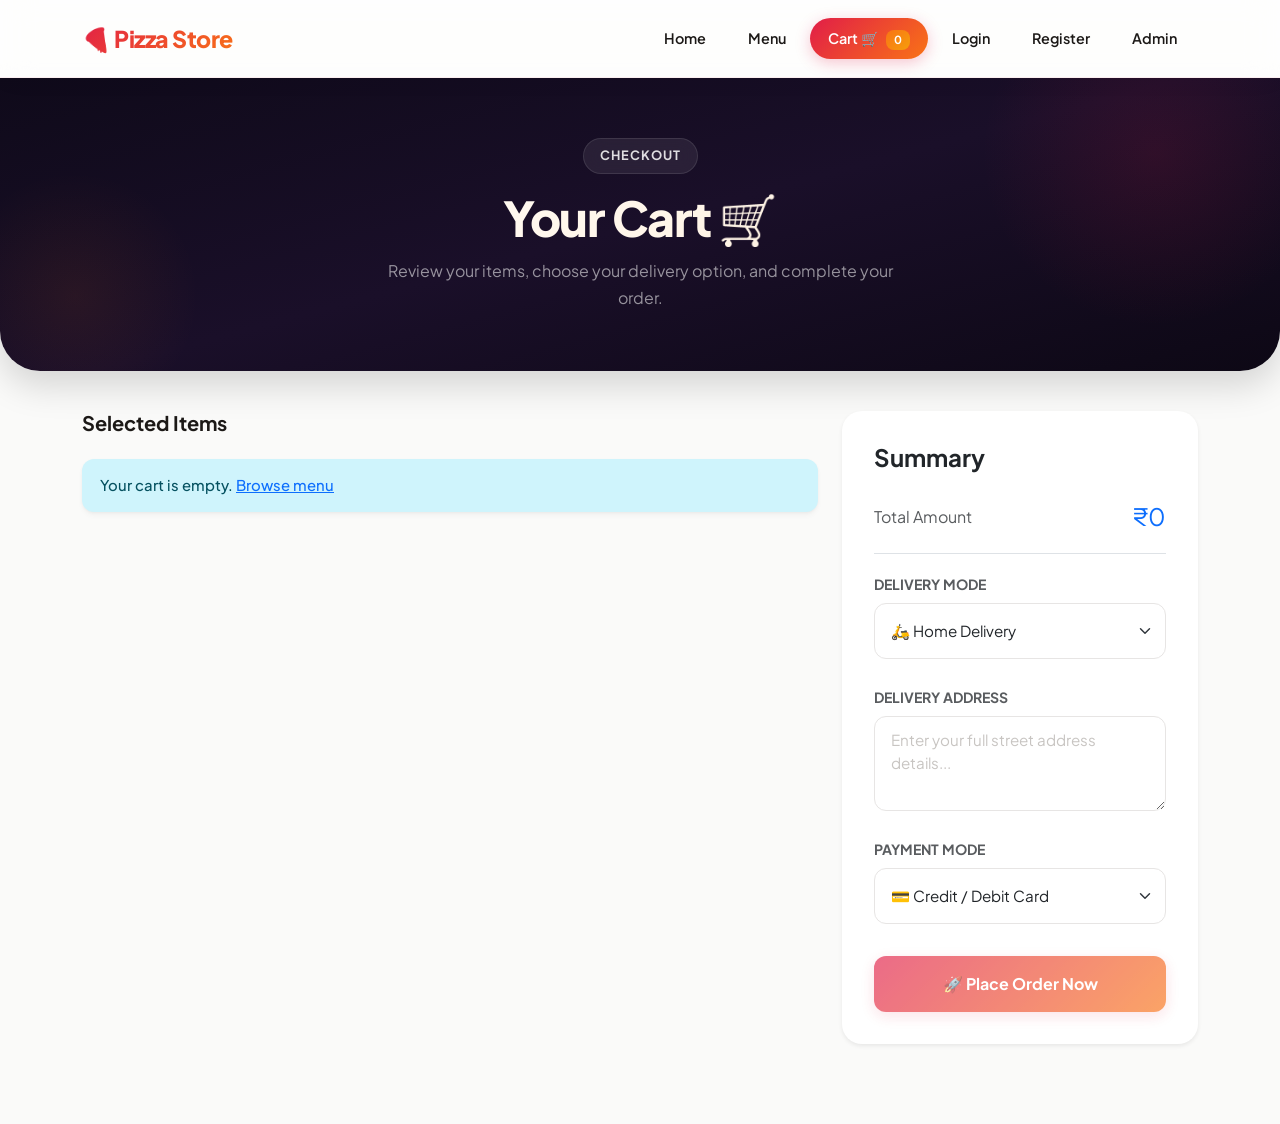
<file: pizza-store-capstone/pizza-store-frontend/user/cart.html>
<!DOCTYPE html>
<html lang="en">
<head>
    <meta charset="UTF-8" />
    <title>Pizza Store — Cart</title>
    <link href="https://cdn.jsdelivr.net/npm/bootstrap@5.3.2/dist/css/bootstrap.min.css" rel="stylesheet" />
    <link rel="preconnect" href="https://fonts.googleapis.com">
    <link rel="preconnect" href="https://fonts.gstatic.com" crossorigin>
    <link href="https://fonts.googleapis.com/css2?family=Plus+Jakarta+Sans:wght@300;400;500;600;700;800&family=Playfair+Display:ital,wght@0,600;0,700;1,600&display=swap" rel="stylesheet" />
    <link rel="stylesheet" href="../css/style.css" />
</head>
<body>

<nav class="navbar navbar-expand-lg">
    <div class="container">
        <a class="navbar-brand" href="../index.html">🍕 Pizza Store</a>
        <button class="navbar-toggler" type="button" data-bs-toggle="collapse" data-bs-target="#nav">
            <span class="navbar-toggler-icon"></span>
        </button>
        <div class="collapse navbar-collapse" id="nav">
            <ul class="navbar-nav ms-auto" id="navLinks"></ul>
        </div>
    </div>
</nav>

<!-- Page Header Banner -->
<div class="page-banner">
    <div class="container">
        <span class="page-banner-tag">Checkout</span>
        <h1 class="page-banner-title">Your Cart 🛒</h1>
        <p class="page-banner-desc">Review your items, choose your delivery option, and complete your order.</p>
    </div>
</div>

<div class="container" style="padding-bottom: 80px;">
    <div id="alertBox"></div>

    <div class="row g-4">
        <!-- Left side: cart items -->
        <div class="col-md-8">
            <h5 class="fw-bold mb-4 d-flex align-items-center gap-2">
                <span>Selected Items</span>
            </h5>
            <div id="cartItems"></div>
        </div>

        <!-- Right side: checkout -->
        <div class="col-md-4">
            <div class="card shadow-sm border-0 p-3" style="border-radius: var(--radius-md); background: #ffffff;">
                <div class="card-body">
                    <h4 class="fw-bold mb-4 text-main">Summary</h4>

                    <div class="d-flex justify-content-between align-items-center mb-3 pb-3 border-bottom">
                        <span class="text-muted">Total Amount</span>
                        <span class="fs-4 fw-extrabold text-primary">₹<span id="totalAmount">0</span></span>
                    </div>

                    <div class="mb-4">
                        <label class="form-label text-uppercase small tracking-wide text-muted fw-bold">Delivery Mode</label>
                        <select class="form-select py-3" id="deliveryMode">
                            <option value="HOME_DELIVERY">🛵 Home Delivery</option>
                            <option value="TAKEAWAY">🛍️ Takeaway</option>
                        </select>
                    </div>

                    <div class="mb-4" id="addressBox">
                        <label class="form-label text-uppercase small tracking-wide text-muted fw-bold">Delivery Address</label>
                        <textarea class="form-control" id="address" rows="3" placeholder="Enter your full street address details..."></textarea>
                    </div>

                    <div class="mb-4">
                        <label class="form-label text-uppercase small tracking-wide text-muted fw-bold">Payment Mode</label>
                        <select class="form-select py-3" id="paymentMode">
                            <option value="CARD">💳 Credit / Debit Card</option>
                            <option value="UPI">📱 UPI / QR</option>
                            <option value="NET_BANKING">🏦 Net Banking</option>
                            <option value="WALLET">👛 Digital Wallet</option>
                            <option value="COD">💵 Cash on Delivery</option>
                        </select>
                    </div>

                    <button class="btn btn-primary w-100 py-3 mt-2 fs-6 fw-bold" id="placeOrderBtn">
                        🚀 Place Order Now
                    </button>
                </div>
            </div>
        </div>
    </div>
</div>

<script src="https://cdn.jsdelivr.net/npm/bootstrap@5.3.2/dist/js/bootstrap.bundle.min.js"></script>
<script src="../js/api.js"></script>
<script src="../js/navbar.js"></script>
<script src="../js/cart.js"></script>
</body>
</html>
</file>
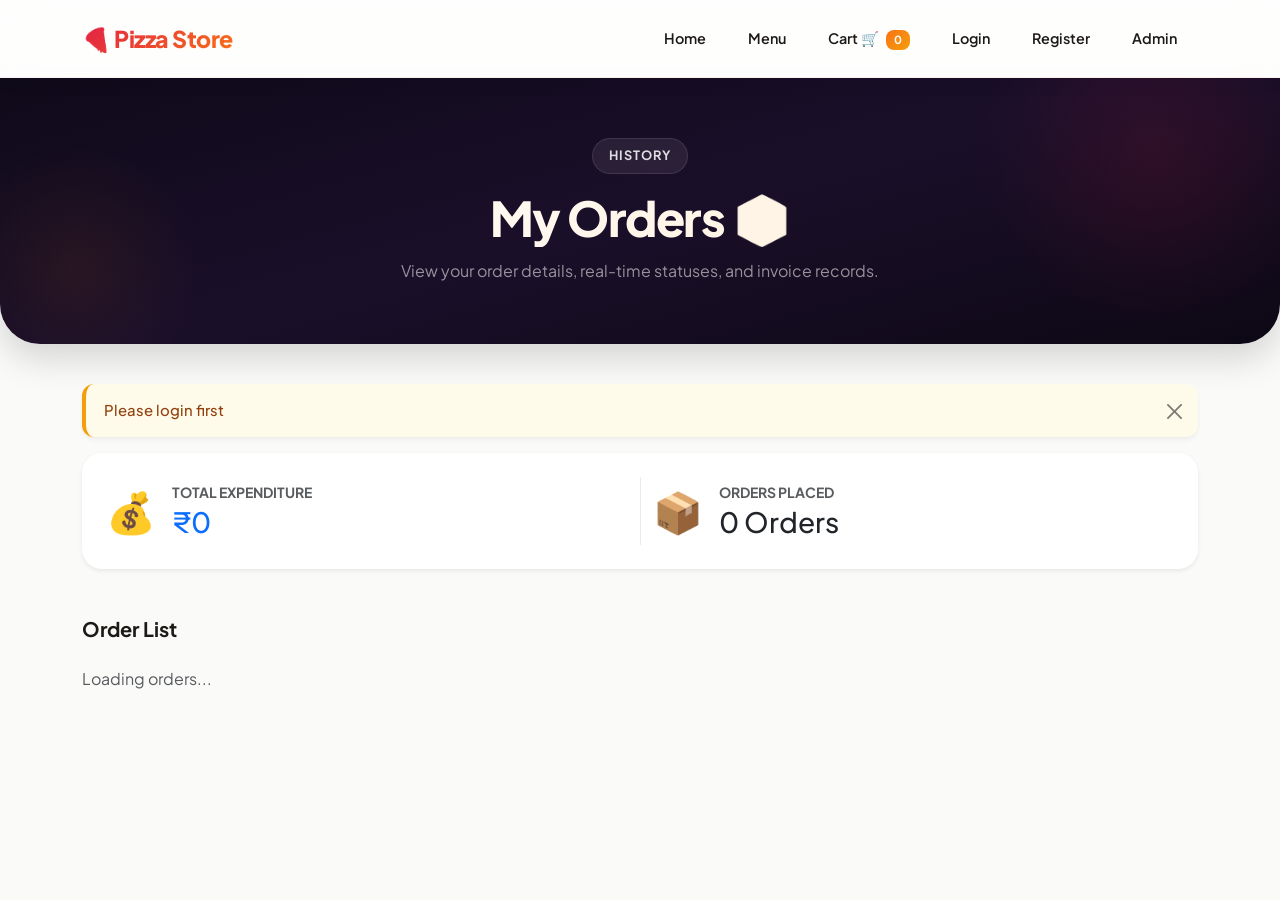
<file: pizza-store-capstone/pizza-store-frontend/user/orders.html>
<!DOCTYPE html>
<html lang="en">
<head>
    <meta charset="UTF-8" />
    <title>Pizza Store — My Orders</title>
    <link href="https://cdn.jsdelivr.net/npm/bootstrap@5.3.2/dist/css/bootstrap.min.css" rel="stylesheet" />
    <link rel="preconnect" href="https://fonts.googleapis.com">
    <link rel="preconnect" href="https://fonts.gstatic.com" crossorigin>
    <link href="https://fonts.googleapis.com/css2?family=Plus+Jakarta+Sans:wght@300;400;500;600;700;800&family=Playfair+Display:ital,wght@0,600;0,700;1,600&display=swap" rel="stylesheet" />
    <link rel="stylesheet" href="../css/style.css" />
</head>
<body>

<nav class="navbar navbar-expand-lg">
    <div class="container">
        <a class="navbar-brand" href="../index.html">🍕 Pizza Store</a>
        <button class="navbar-toggler" type="button" data-bs-toggle="collapse" data-bs-target="#nav">
            <span class="navbar-toggler-icon"></span>
        </button>
        <div class="collapse navbar-collapse" id="nav">
            <ul class="navbar-nav ms-auto" id="navLinks"></ul>
        </div>
    </div>
</nav>

<!-- Page Header Banner -->
<div class="page-banner">
    <div class="container">
        <span class="page-banner-tag">History</span>
        <h1 class="page-banner-title">My Orders 📦</h1>
        <p class="page-banner-desc">View your order details, real-time statuses, and invoice records.</p>
    </div>
</div>

<div class="container" style="padding-bottom: 80px;">
    <div id="alertBox"></div>

    <!-- Stats summary bar -->
    <div class="card mb-5 border-0 shadow-sm" style="border-radius: var(--radius-md); overflow: hidden; background: #ffffff;">
        <div class="card-body p-4">
            <div class="row align-items-center text-center text-md-start">
                <div class="col-md-6 mb-3 mb-md-0 d-flex align-items-center gap-3 justify-content-center justify-content-md-start">
                    <span class="fs-1">💰</span>
                    <div>
                        <h6 class="text-muted small text-uppercase fw-bold mb-1">Total Expenditure</h6>
                        <h3 class="fw-extrabold text-primary mb-0">₹<span id="grandTotal">0</span></h3>
                    </div>
                </div>
                <div class="col-md-6 d-flex align-items-center gap-3 justify-content-center justify-content-md-start border-md-start" style="border-left: 1px solid rgba(0,0,0,0.08);">
                    <span class="fs-1">📦</span>
                    <div>
                        <h6 class="text-muted small text-uppercase fw-bold mb-1">Orders Placed</h6>
                        <h3 class="fw-extrabold text-dark mb-0"><span id="orderCount">0</span> Orders</h3>
                    </div>
                </div>
            </div>
        </div>
    </div>

    <h5 class="fw-bold mb-4 text-main">Order List</h5>
    <div id="ordersList">
        <p class="text-muted">Loading orders...</p>
    </div>
</div>

<script src="https://cdn.jsdelivr.net/npm/bootstrap@5.3.2/dist/js/bootstrap.bundle.min.js"></script>
<script src="../js/api.js"></script>
<script src="../js/navbar.js"></script>
<script src="../js/orders.js"></script>
</body>
</html>
</file>
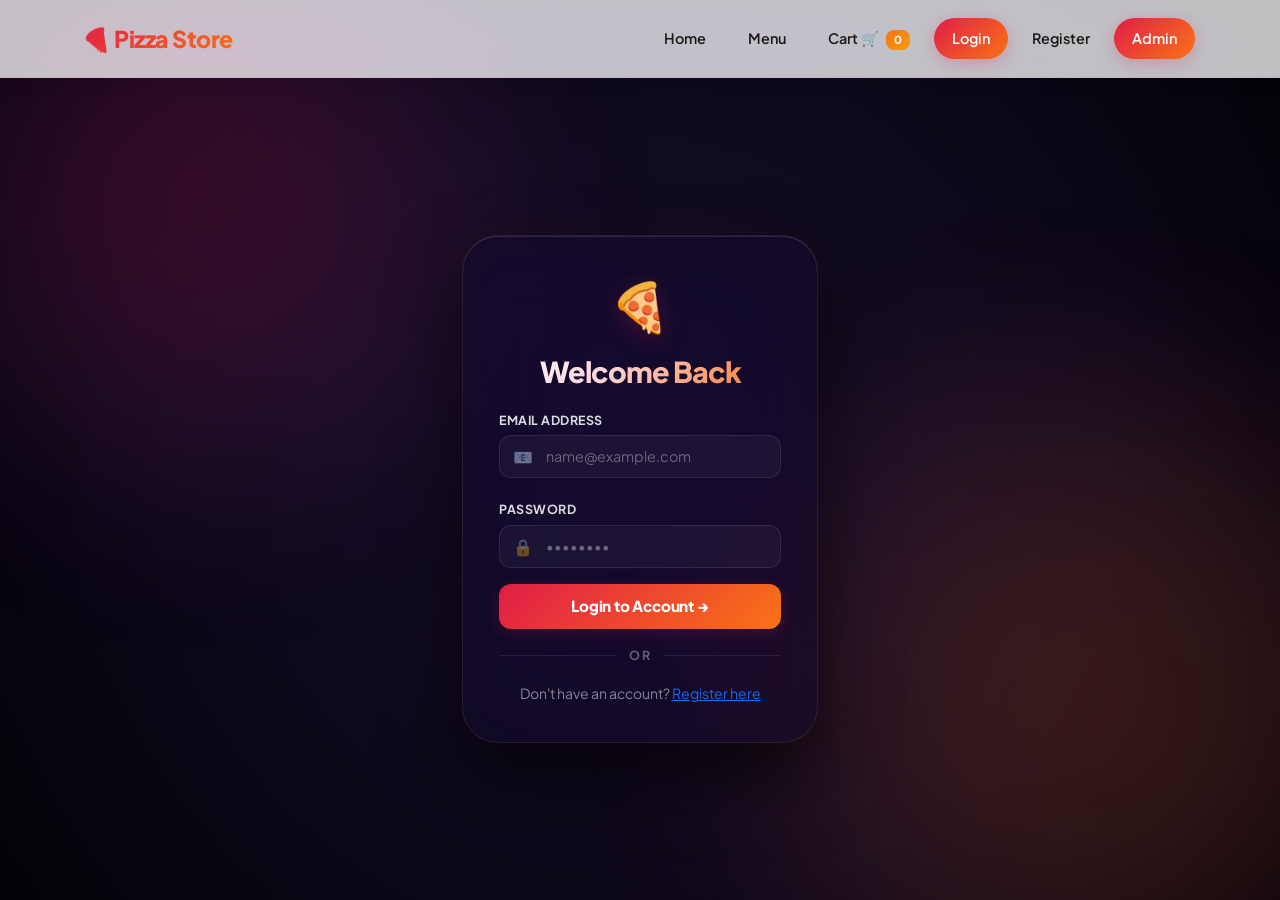
<file: pizza-store-capstone/pizza-store-frontend/user/profile.html>
<!DOCTYPE html>
<html lang="en">
<head>
    <meta charset="UTF-8" />
    <title>Pizza Store — Profile</title>
    <link href="https://cdn.jsdelivr.net/npm/bootstrap@5.3.2/dist/css/bootstrap.min.css" rel="stylesheet" />
    <link rel="preconnect" href="https://fonts.googleapis.com">
    <link rel="preconnect" href="https://fonts.gstatic.com" crossorigin>
    <link href="https://fonts.googleapis.com/css2?family=Plus+Jakarta+Sans:wght@300;400;500;600;700;800&family=Playfair+Display:ital,wght@0,600;0,700;1,600&display=swap" rel="stylesheet" />
    <link rel="stylesheet" href="../css/style.css" />
</head>
<body>

<nav class="navbar navbar-expand-lg">
    <div class="container">
        <a class="navbar-brand" href="../index.html">🍕 Pizza Store</a>
        <button class="navbar-toggler" type="button" data-bs-toggle="collapse" data-bs-target="#nav">
            <span class="navbar-toggler-icon"></span>
        </button>
        <div class="collapse navbar-collapse" id="nav">
            <ul class="navbar-nav ms-auto" id="navLinks"></ul>
        </div>
    </div>
</nav>

<!-- Page Header Banner -->
<div class="page-banner">
    <div class="container">
        <span class="page-banner-tag">Settings</span>
        <h1 class="page-banner-title">My Profile 👤</h1>
        <p class="page-banner-desc">Manage your account information, contact settings, and default delivery details.</p>
    </div>
</div>

<div class="container" style="padding-bottom: 80px;">
    <div class="row justify-content-center">
        <div class="col-md-6 col-lg-5">
            <div class="card border-0 shadow-sm overflow-hidden" style="border-radius: var(--radius-md); background: #ffffff;">
                <!-- Profile Avatar header area -->
                <div class="text-center py-4" style="background: rgba(225, 29, 72, 0.02); border-bottom: 1px solid rgba(0,0,0,0.05);">
                    <div class="d-inline-flex align-items-center justify-content-center bg-white rounded-circle shadow-sm border" style="width: 90px; height: 90px; font-size: 2.8rem; margin-bottom: 10px;">
                        👤
                    </div>
                    <h5 class="fw-bold mb-0 text-main">Personal Information</h5>
                </div>
                <div class="card-body p-4">
                    <div id="alertBox"></div>

                    <form id="profileForm">
                        <div class="mb-4">
                            <label class="form-label text-uppercase small text-muted fw-bold">Full Name</label>
                            <div class="input-icon-wrapper" style="position: relative;">
                                <input type="text" class="form-control py-3" id="fullName" required style="padding-left: 16px;" />
                            </div>
                        </div>
                        <div class="mb-4">
                            <label class="form-label text-uppercase small text-muted fw-bold">Email Address</label>
                            <input type="email" class="form-control py-3 bg-light text-muted" id="email" disabled style="padding-left: 16px; border-style: dashed;" />
                        </div>
                        <div class="mb-4">
                            <label class="form-label text-uppercase small text-muted fw-bold">Phone Number</label>
                            <input type="tel" class="form-control py-3" id="phone" style="padding-left: 16px;" placeholder="Enter phone number..." />
                        </div>
                        <div class="mb-4">
                            <label class="form-label text-uppercase small text-muted fw-bold">Delivery Address</label>
                            <textarea class="form-control py-3" id="address" rows="3" style="padding-left: 16px;" placeholder="Default delivery address details..."></textarea>
                        </div>
                        <button type="submit" class="btn btn-primary w-100 py-3 fw-bold fs-6 mt-2">
                            💾 Save Profile Changes
                        </button>
                    </form>
                </div>
            </div>
        </div>
    </div>
</div>

<script src="https://cdn.jsdelivr.net/npm/bootstrap@5.3.2/dist/js/bootstrap.bundle.min.js"></script>
<script src="../js/api.js"></script>
<script src="../js/navbar.js"></script>
<script src="../js/profile.js"></script>
</body>
</html>
</file>
<file: pizza-store-capstone/pizza-store-frontend/css/style.css>
/* ============================================================
   style.css — Ultra Premium Modern Pizza Theme (Optimized)
   ============================================================ */

@import url('https://fonts.googleapis.com/css2?family=Plus+Jakarta+Sans:wght@300;400;500;600;700;800&family=Playfair+Display:ital,wght@0,600;0,700;1,600&display=swap');

:root {
    --font-sans: 'Plus Jakarta Sans', sans-serif;
    --font-serif: 'Playfair Display', serif;
    --primary: #e11d48;
    --primary-dark: #be123c;
    --primary-light: #fce7f3;
    --secondary: #f97316;
    --secondary-light: #ffedd5;
    --accent: #7c3aed;
    --bg-global: #fafaf9;
    --bg-card: #ffffff;
    --text-main: #1c1917;
    --text-muted: #78716c;
    --text-light: #a8a29e;
    --glass-bg: rgba(255, 255, 255, 0.75);
    --glass-border: rgba(225, 29, 72, 0.06);
    --shadow-sm: 0 1px 3px rgba(0, 0, 0, 0.04), 0 4px 6px -1px rgba(0, 0, 0, 0.04);
    --shadow-md: 0 10px 25px -5px rgba(225, 29, 72, 0.06), 0 8px 15px -6px rgba(0, 0, 0, 0.04);
    --shadow-lg: 0 20px 40px -12px rgba(225, 29, 72, 0.12), 0 12px 24px -8px rgba(0, 0, 0, 0.05);
    --shadow-xl: 0 35px 60px -15px rgba(225, 29, 72, 0.18), 0 20px 35px -10px rgba(0, 0, 0, 0.06);
    --radius-sm: 12px;
    --radius-md: 20px;
    --radius-lg: 28px;
    --radius-xl: 36px;
    --transition-smooth: all 0.35s cubic-bezier(0.4, 0, 0.2, 1);
    --transition-bounce: all 0.4s cubic-bezier(0.34, 1.56, 0.64, 1);
}

*, *::before, *::after { box-sizing: border-box; }

body {
    font-family: var(--font-sans);
    background-color: var(--bg-global);
    color: var(--text-main);
    line-height: 1.7;
    overflow-x: hidden;
    -webkit-font-smoothing: antialiased;
}

::selection { background: var(--primary); color: white; }

/* ---- Animations & Keyframes ---- */
@keyframes fadeInUp { from { opacity: 0; transform: translateY(30px); } to { opacity: 1; transform: translateY(0); } }
@keyframes fadeInScale { from { opacity: 0; transform: scale(0.92); } to { opacity: 1; transform: scale(1); } }
@keyframes shimmer { 0% { background-position: -200% center; } 100% { background-position: 200% center; } }
@keyframes float { 0%, 100% { transform: translateY(0px) rotate(0deg); } 50% { transform: translateY(-20px) rotate(5deg); } }
@keyframes floatReverse { 0%, 100% { transform: translateY(0px) rotate(0deg); } 50% { transform: translateY(-15px) rotate(-5deg); } }
@keyframes pulse-glow { 0%, 100% { box-shadow: 0 0 20px rgba(225, 29, 72, 0.08); } 50% { box-shadow: 0 0 40px rgba(225, 29, 72, 0.15); } }
@keyframes floatBlob { 0% { transform: translate(0, 0) scale(1); } 100% { transform: translate(60px, 40px) scale(1.08); } }
@keyframes heartbeat { 0%, 100% { transform: scale(1); } 50% { transform: scale(1.08); } }

/* ---- Modern Transparent Glass Navbar ---- */
.navbar {
    background: var(--glass-bg) !important;
    backdrop-filter: blur(16px) saturate(200%);
    -webkit-backdrop-filter: blur(16px) saturate(200%);
    border-bottom: 1px solid var(--glass-border);
    padding: 14px 0;
    position: sticky; top: 0; z-index: 1000;
    box-shadow: 0 1px 30px rgba(0, 0, 0, 0.03);
    transition: var(--transition-smooth);
}
.navbar .navbar-brand {
    font-weight: 800; font-size: 1.45rem;
    background: linear-gradient(135deg, var(--primary) 0%, var(--secondary) 100%);
    -webkit-background-clip: text; -webkit-text-fill-color: transparent;
    letter-spacing: -0.5px; transition: var(--transition-smooth);
}
.navbar .navbar-brand:hover { transform: scale(1.03); filter: brightness(1.1); }
.navbar .nav-link {
    color: var(--text-main) !important; font-weight: 600; font-size: 0.9rem;
    padding: 8px 18px !important; margin: 0 3px; border-radius: 50px;
    transition: var(--transition-smooth); position: relative;
}
.navbar .nav-link:hover { color: var(--primary) !important; background: rgba(225, 29, 72, 0.06); }
.navbar .nav-link.active {
    color: white !important;
    background: linear-gradient(135deg, var(--primary) 0%, var(--secondary) 100%);
    box-shadow: 0 4px 15px rgba(225, 29, 72, 0.25);
}
.navbar .badge {
    padding: 4px 8px; font-size: 0.7rem; border-radius: 8px; margin-left: 4px;
    background: linear-gradient(135deg, var(--secondary) 0%, #f59e0b 100%) !important;
    color: white !important; font-weight: 700;
}
.navbar-toggler { border: 2px solid rgba(225, 29, 72, 0.15); border-radius: var(--radius-sm); padding: 6px 10px; }

/* ============================================================
   HERO — Cinematic Landing Block
   ============================================================ */
.hero {
    background: linear-gradient(165deg, #0f0a1a 0%, #1a0f29 35%, #1c0a20 65%, #0d0815 100%);
    color: white; min-height: 95vh; display: flex; align-items: center; justify-content: center;
    text-align: center; border-radius: 0 0 50px 50px; position: relative; overflow: hidden;
    box-shadow: 0 30px 60px -20px rgba(0, 0, 0, 0.5); padding: 40px 20px;
}
.hero::before, .hero::after { content: ''; position: absolute; border-radius: 50%; pointer-events: none; }
.hero::before {
    width: 500px; height: 500px; top: -100px; right: -100px;
    background: radial-gradient(circle, rgba(225, 29, 72, 0.15) 0%, transparent 70%);
    animation: float 12s ease-in-out infinite;
}
.hero::after {
    width: 400px; height: 400px; bottom: -80px; left: -80px;
    background: radial-gradient(circle, rgba(249, 115, 22, 0.12) 0%, transparent 70%);
    animation: floatReverse 15s ease-in-out infinite;
}
.hero-particle { position: absolute; font-size: 2.5rem; opacity: 0.12; animation: float 8s ease-in-out infinite; pointer-events: none; z-index: 1; }
.hero-particle:nth-child(1) { top: 15%; left: 8%; animation-duration: 7s; font-size: 3rem; }
.hero-particle:nth-child(2) { top: 60%; right: 10%; animation-duration: 9s; animation-delay: 1s; }
.hero-particle:nth-child(3) { bottom: 20%; left: 15%; animation-duration: 11s; animation-delay: 2s; font-size: 2rem; }
.hero-particle:nth-child(4) { top: 25%; right: 20%; animation-duration: 8s; animation-delay: 0.5s; font-size: 1.8rem; }
.hero-particle:nth-child(5) { bottom: 35%; right: 5%; animation-duration: 10s; animation-delay: 3s; font-size: 2.2rem; }
.hero-content { position: relative; z-index: 5; animation: fadeInUp 0.8s ease-out; display: flex; flex-direction: column; align-items: center; justify-content: center; width: 100%; }
.hero-badge {
    display: inline-flex; align-items: center; gap: 8px; background: rgba(255, 255, 255, 0.08);
    backdrop-filter: blur(10px); border: 1px solid rgba(255, 255, 255, 0.1); border-radius: 50px;
    padding: 8px 20px; font-size: 0.85rem; font-weight: 600; color: rgba(255, 255, 255, 0.85); margin-bottom: 30px; letter-spacing: 0.3px;
}
.hero-badge .dot { width: 8px; height: 8px; border-radius: 50%; background: #10b981; animation: pulse-glow 2s infinite; }
.hero h1 { font-size: clamp(2.5rem, 5vw, 4rem); font-weight: 800; line-height: 1.1; letter-spacing: -2px; margin-bottom: 28px; max-width: 700px; }
.hero h1 .gradient-text {
    background: linear-gradient(135deg, #ff6b6b 0%, #feca57 30%, #ff9ff3 60%, #54a0ff 100%);
    -webkit-background-clip: text; -webkit-text-fill-color: transparent; background-size: 200% auto; animation: shimmer 4s linear infinite;
}
.hero .lead { font-size: 1.15rem; color: rgba(255, 255, 255, 0.55); max-width: 500px; margin: 0 0 40px 0; font-weight: 400; }
.hero-cta {
    display: inline-flex; align-items: center; gap: 10px; font-weight: 700; font-size: 1.05rem;
    color: var(--text-main); background: white; border: none; padding: 16px 36px; border-radius: 50px;
    box-shadow: 0 15px 35px rgba(0, 0, 0, 0.2); transition: var(--transition-bounce); text-decoration: none;
}
.hero-cta:hover { transform: translateY(-4px) scale(1.02); box-shadow: 0 20px 45px rgba(0, 0, 0, 0.25); color: var(--primary); }
.hero-cta .cta-arrow {
    display: inline-flex; align-items: center; justify-content: center; width: 32px; height: 32px;
    background: linear-gradient(135deg, var(--primary), var(--secondary)); border-radius: 50%; color: white; font-size: 0.9rem; transition: var(--transition-smooth);
}
.hero-cta:hover .cta-arrow { transform: translateX(4px); }
.hero-stats { display: flex; justify-content: center; gap: 50px; margin-top: 60px; padding-top: 40px; border-top: 1px solid rgba(255, 255, 255, 0.06); }
.hero-stat { text-align: center; }
.hero-stat .stat-number {
    font-size: 2rem; font-weight: 800; background: linear-gradient(135deg, #ff6b6b, #feca57);
    -webkit-background-clip: text; -webkit-text-fill-color: transparent; display: block; line-height: 1; margin-bottom: 6px;
}
.hero-stat .stat-label { font-size: 0.8rem; color: rgba(255, 255, 255, 0.4); text-transform: uppercase; letter-spacing: 1px; font-weight: 600; }

/* ---- Modern Component Headings ---- */
.section-header { text-align: center; margin-bottom: 50px; animation: fadeInUp 0.6s ease-out; }
.section-header .section-tag {
    display: inline-block; background: var(--primary-light); color: var(--primary);
    font-size: 0.8rem; font-weight: 700; text-transform: uppercase;
    letter-spacing: 1.5px; padding: 6px 16px; border-radius: 50px; margin-bottom: 16px;
}
.section-header h2 { font-size: 2.5rem; font-weight: 800; letter-spacing: -1.5px; color: var(--text-main); }
.section-header p { color: var(--text-muted); max-width: 500px; margin: 10px auto 0; font-size: 1.05rem; }

/* ---- Features Grid ---- */
.feature-box {
    background: var(--bg-card); border: 1px solid rgba(0, 0, 0, 0.04); padding: 40px 30px;
    border-radius: var(--radius-lg); box-shadow: var(--shadow-sm); transition: var(--transition-bounce);
    position: relative; overflow: hidden;
}
.feature-box::before {
    content: ''; position: absolute; top: 0; left: 0; right: 0; height: 4px;
    background: linear-gradient(90deg, var(--primary), var(--secondary)); opacity: 0; transition: var(--transition-smooth);
}
.feature-box:hover { transform: translateY(-10px); box-shadow: var(--shadow-lg); border-color: transparent; }
.feature-box:hover::before { opacity: 1; }
.feature-icon { font-size: 3rem; margin-bottom: 20px; display: inline-block; filter: drop-shadow(0 4px 8px rgba(0,0,0,0.08)); transition: var(--transition-bounce); }
.feature-box:hover .feature-icon { transform: scale(1.15) rotate(-5deg); }
.feature-box h3 { font-weight: 700; font-size: 1.3rem; margin-bottom: 12px; color: var(--text-main); }
.feature-box p { color: var(--text-muted); font-size: 0.95rem; margin-bottom: 0; }

/* ---- Cards (menu items) ---- */
.menu-card {
    border: 1px solid rgba(0, 0, 0, 0.04); border-radius: var(--radius-md); background: var(--bg-card);
    box-shadow: var(--shadow-sm); transition: var(--transition-bounce); overflow: hidden; height: 100%; position: relative;
}
.menu-card::after {
    content: ''; position: absolute; inset: 0; border-radius: var(--radius-md); padding: 1px;
    background: linear-gradient(135deg, transparent, rgba(225, 29, 72, 0.1), transparent);
    -webkit-mask: linear-gradient(#fff 0 0) content-box, linear-gradient(#fff 0 0);
    -webkit-mask-composite: xor; mask-composite: exclude; opacity: 0; transition: var(--transition-smooth); pointer-events: none;
}
.menu-card:hover { transform: translateY(-8px); box-shadow: var(--shadow-xl); }
.menu-card:hover::after { opacity: 1; }
.menu-card .card-img-top { height: 220px; object-fit: cover; transition: var(--transition-smooth); }
.menu-card:hover .card-img-top { transform: scale(1.06); }
.menu-card .card-body { padding: 22px; }
.menu-card .card-title { font-size: 1.15rem; font-weight: 700; color: var(--text-main); margin-bottom: 6px; }
.menu-card .card-text { font-size: 0.85rem; color: var(--text-muted); line-height: 1.6; margin-bottom: 16px; }
.menu-card .price {
    font-size: 1.35rem; font-weight: 800; background: linear-gradient(135deg, var(--primary), var(--secondary));
    -webkit-background-clip: text; -webkit-text-fill-color: transparent;
}
.badge-bestseller, .badge-new {
    color: #ffffff !important; font-weight: 700; padding: 5px 12px; border-radius: 50px;
    font-size: 0.72rem; text-transform: uppercase; letter-spacing: 0.5px;
}
.badge-bestseller { background: linear-gradient(135deg, #f59e0b, #eab308) !important; box-shadow: 0 3px 10px rgba(245, 158, 11, 0.25); }
.badge-new { background: linear-gradient(135deg, #10b981, #059669) !important; box-shadow: 0 3px 10px rgba(16, 185, 129, 0.25); }

/* ---- Standard cards ---- */
.card { border: 1px solid rgba(0,0,0,0.05); border-radius: var(--radius-md); box-shadow: var(--shadow-sm); transition: var(--transition-smooth); }
.card.shadow { box-shadow: var(--shadow-md) !important; }
.card-header { background: transparent; border-bottom: 1px solid rgba(0, 0, 0, 0.06); padding: 20px; font-weight: 700; font-size: 1.1rem; }

/* ---- Form controls ---- */
.form-label { font-weight: 600; font-size: 0.88rem; color: var(--text-main); margin-bottom: 6px; }
.form-control, .form-select { border: 1.5px solid #e7e5e4; border-radius: var(--radius-sm); padding: 12px 16px; font-size: 0.95rem; background-color: #ffffff; transition: var(--transition-smooth); }
.form-control:focus, .form-select:focus { border-color: var(--primary); box-shadow: 0 0 0 4px rgba(225, 29, 72, 0.06), 0 2px 8px rgba(225, 29, 72, 0.08); background-color: #ffffff; }
.form-control::placeholder { color: #c8c5c2; }
.form-control:disabled { background-color: #f5f5f4; color: var(--text-muted); }

/* ---- Buttons ---- */
.btn { border-radius: var(--radius-sm); font-weight: 700; font-size: 0.93rem; padding: 12px 24px; transition: var(--transition-bounce); position: relative; overflow: hidden; }
.btn::before { content: ''; position: absolute; top: 0; left: -100%; width: 100%; height: 100%; background: linear-gradient(90deg, transparent, rgba(255, 255, 255, 0.15), transparent); transition: left 0.5s ease; }
.btn:hover::before { left: 100%; }

.btn-primary { background: linear-gradient(135deg, var(--primary) 0%, var(--secondary) 100%); border: none; color: white; box-shadow: 0 4px 15px rgba(225, 29, 72, 0.2); }
.btn-primary:hover { background: linear-gradient(135deg, var(--primary-dark) 0%, var(--primary) 100%); transform: translateY(-2px) scale(1.01); box-shadow: 0 8px 25px rgba(225, 29, 72, 0.3); color: white; }
.btn-primary:active, .btn-outline-primary:active, .btn-secondary:active, .btn-danger:active { transform: translateY(0) scale(0.99); }

.btn-outline-primary { color: var(--primary); border: 2px solid var(--primary); background: transparent; }
.btn-outline-primary:hover { background: linear-gradient(135deg, var(--primary), var(--secondary)); border-color: transparent; color: white; transform: translateY(-2px); }
.btn-secondary { background-color: #78716c; border: none; color: white; }
.btn-secondary:hover { background-color: #57534e; transform: translateY(-2px); }
.btn-danger { background: linear-gradient(135deg, #ef4444, #dc2626); border: none; color: white; }
.btn-danger:hover { transform: translateY(-2px); box-shadow: 0 6px 20px rgba(239, 68, 68, 0.3); }

/* ---- Tables ---- */
.table { --bs-table-bg: transparent; font-size: 0.93rem; }
.table-responsive { border-radius: var(--radius-md); border: 1px solid rgba(0, 0, 0, 0.04); background: white; box-shadow: var(--shadow-sm); overflow: hidden; }
.table thead { background: linear-gradient(135deg, #1c1917, #292524); color: white !important; }
.table thead th { padding: 15px 20px !important; font-weight: 600; font-size: 0.82rem; text-transform: uppercase; letter-spacing: 0.8px; border-bottom: none; color: white !important; }
.table tbody tr { transition: var(--transition-smooth); }
.table tbody tr:hover { background-color: rgba(225, 29, 72, 0.02) !important; }
.table td { padding: 14px 20px !important; border-bottom: 1px solid #f5f5f4; vertical-align: middle; }

/* ---- Alerts ---- */
.alert { border-radius: var(--radius-sm); border: none; padding: 14px 18px; box-shadow: var(--shadow-sm); font-weight: 500; font-size: 0.93rem; }
.alert-success { background-color: #ecfdf5; color: #065f46; border-left: 4px solid #10b981; }
.alert-danger { background-color: #fef2f2; color: #991b1b; border-left: 4px solid #ef4444; }
.alert-warning { background-color: #fffbeb; color: #92400e; border-left: 4px solid #f59e0b; }

/* ---- Status badges ---- */
[class^="status-"] { padding: 5px 14px; border-radius: 50px; font-weight: 700; font-size: 0.78rem; text-transform: uppercase; letter-spacing: 0.5px; display: inline-block; }
.status-PLACED { background: #eff6ff; color: #1e40af; border: 1px solid #bfdbfe; }
.status-ACCEPTED { background: #ecfdf5; color: #065f46; border: 1px solid #a7f3d0; }
.status-REJECTED { background: #fef2f2; color: #991b1b; border: 1px solid #fca5a5; }
.status-PREPARING { background: #fff7ed; color: #c2410c; border: 1px solid #ffedd5; }
.status-OUT_FOR_DELIVERY { background: #faf5ff; color: #6b21a8; border: 1px solid #e9d5ff; }
.status-DELIVERED { background: #f0fdf4; color: #166534; border: 1px solid #bbf7d0; }
.status-CANCELLED { background: #f5f5f4; color: #57534e; border: 1px solid #e7e5e4; }

/* ---- Cart ---- */
.cart-item { background: #ffffff; border-radius: var(--radius-md); padding: 20px; margin-bottom: 16px; border: 1px solid rgba(0, 0, 0, 0.04); box-shadow: var(--shadow-sm); transition: var(--transition-smooth); }
.cart-item:hover { box-shadow: var(--shadow-md); border-color: rgba(225, 29, 72, 0.08); }
.cart-item-title { font-weight: 700; font-size: 1.1rem; color: var(--text-main); }

/* ============================================================
   FOOTER — Rich Premium Dark Footer
   ============================================================ */
footer {
    background: linear-gradient(165deg, #0f0a1a 0%, #1a0f29 50%, #0d0815 100%);
    color: rgba(255, 255, 255, 0.5); padding: 50px 20px 30px; text-align: center; margin-top: 100px; position: relative; overflow: hidden; font-size: 0.9rem;
}
footer::before {
    content: ''; position: absolute; top: 0; left: 0; right: 0; height: 3px;
    background: linear-gradient(90deg, var(--primary), var(--secondary), var(--accent), var(--primary)); background-size: 300% 100%; animation: shimmer 6s linear infinite;
}
footer .footer-brand { font-size: 1.5rem; font-weight: 800; background: linear-gradient(135deg, #ffffff, var(--secondary)); -webkit-background-clip: text; -webkit-text-fill-color: transparent; display: block; margin-bottom: 10px; }
footer a { color: rgba(255, 255, 255, 0.7); text-decoration: none; font-weight: 600; transition: var(--transition-smooth); }
footer a:hover { color: var(--secondary); }

/* ============================================================
   ADMIN STYLES
   ============================================================ */
.admin-navbar { background: linear-gradient(135deg, #1c1917 0%, #292524 100%) !important; border-bottom: none; box-shadow: 0 4px 20px rgba(0, 0, 0, 0.15); }
.admin-navbar::after { content: ''; position: absolute; bottom: 0; left: 0; right: 0; height: 2px; background: linear-gradient(90deg, var(--primary), var(--secondary)); }
.admin-navbar .navbar-brand { background: linear-gradient(135deg, #ffffff, var(--secondary)); -webkit-background-clip: text; -webkit-text-fill-color: transparent; }
.admin-navbar .nav-link { color: rgba(255, 255, 255, 0.7) !important; }
.admin-navbar .nav-link:hover { color: white !important; background: rgba(255, 255, 255, 0.08); }
.admin-navbar .nav-link.active { color: white !important; background: linear-gradient(135deg, var(--primary), var(--secondary)); }

.admin-card {
    border-radius: var(--radius-lg); border: 1px solid rgba(0, 0, 0, 0.04); background: white; box-shadow: var(--shadow-sm); transition: var(--transition-bounce); position: relative; overflow: hidden;
}
.admin-card::before { content: ''; position: absolute; top: 0; left: 0; right: 0; height: 4px; background: linear-gradient(90deg, var(--primary), var(--secondary)); opacity: 0; transition: var(--transition-smooth); }
.admin-card:hover { transform: translateY(-6px); box-shadow: var(--shadow-lg); }
.admin-card:hover::before { opacity: 1; }
.admin-card h1 { font-size: 2.8rem; margin-bottom: 12px; }

/* ============================================================
   AUTH PAGES — Hyper-Premium Dark-Glassmorphic Forms
   ============================================================ */
html:has(.auth-page-bg) { overflow: hidden !important; height: 100vh !important; }

.auth-page-bg {
    position: fixed !important; top: 0 !important; left: 0 !important; right: 0 !important; bottom: 0 !important; width: 100% !important; height: 100vh !important; height: 100dvh !important; overflow: hidden !important;
    background: radial-gradient(circle at 50% 50%, #160f29 0%, #0c0818 60%, #030206 100%) !important; display: flex; flex-direction: column; color: #ffffff; z-index: 1;
}

.auth-blobs-container { position: fixed; top: 0; left: 0; right: 0; bottom: 0; overflow: hidden; pointer-events: none; z-index: 0; }
.blob-1, .blob-2 { position: absolute; border-radius: 50%; filter: blur(100px); opacity: 0.85; }
.blob-1 { top: -100px; left: -100px; width: 600px; height: 600px; background: radial-gradient(circle, rgba(225, 29, 72, 0.32) 0%, rgba(124, 58, 237, 0.12) 70%, transparent 100%); animation: floatBlob 20s infinite alternate ease-in-out; }
.blob-2 { bottom: -150px; right: -150px; width: 700px; height: 700px; background: radial-gradient(circle, rgba(249, 115, 22, 0.28) 0%, rgba(236, 72, 153, 0.1) 70%, transparent 100%); animation: floatBlob 25s infinite alternate-reverse ease-in-out; }

/* Glassmorphic Form Card (Futuristic Dark Glass) */
.modern-form-card {
    background: rgba(18, 12, 36, 0.65) !important; backdrop-filter: blur(35px) saturate(220%) !important; -webkit-backdrop-filter: blur(35px) saturate(220%) !important; border: 1px solid rgba(255, 255, 255, 0.08) !important;
    border-radius: var(--radius-xl) !important; padding: 28px 36px !important; max-width: 440px; width: 100%; transition: var(--transition-bounce); position: relative; z-index: 5;
    box-shadow: 0 35px 75px rgba(0, 0, 0, 0.65), inset 0 1px 0 rgba(255, 255, 255, 0.12), 0 0 50px rgba(225, 29, 72, 0.05) !important; animation: fadeInScale 0.6s cubic-bezier(0.16, 1, 0.3, 1) ease-out;
}
.modern-form-card:hover {
    box-shadow: 0 45px 95px rgba(0, 0, 0, 0.8), inset 0 1px 0 rgba(255, 255, 255, 0.18), 0 0 60px rgba(225, 29, 72, 0.1) !important; transform: translateY(-4px); border-color: rgba(225, 29, 72, 0.3) !important;
}
.modern-form-card .form-title { font-weight: 800; font-size: 1.8rem !important; letter-spacing: -1px; background: linear-gradient(135deg, #ffffff 0%, #ffd4d9 40%, var(--secondary) 100%); -webkit-background-clip: text; -webkit-text-fill-color: transparent; text-align: center; margin-bottom: 16px !important; }
.modern-form-card .form-icon { font-size: 3rem !important; text-align: center; margin-bottom: 8px !important; filter: drop-shadow(0 6px 12px rgba(225, 29, 72, 0.25)); animation: heartbeat 3s infinite ease-in-out; }
.form-subtitle { text-align: center; color: rgba(255, 255, 255, 0.55); font-size: 0.88rem !important; margin-top: -8px; margin-bottom: 24px !important; line-height: 1.4; }

/* ---- Dark Auth Inputs ---- */
.auth-page-bg .form-label { color: rgba(255, 255, 255, 0.85) !important; font-size: 0.78rem !important; font-weight: 700; letter-spacing: 0.5px; text-transform: uppercase; margin-bottom: 4px !important; }
.auth-page-bg .form-control { background-color: rgba(255, 255, 255, 0.04) !important; border: 1px solid rgba(255, 255, 255, 0.12) !important; color: #ffffff !important; padding: 10px 14px !important; font-size: 0.9rem !important; border-radius: var(--radius-sm); transition: var(--transition-smooth); }
.auth-page-bg .form-control:focus { border-color: var(--primary) !important; background-color: rgba(255, 255, 255, 0.06) !important; box-shadow: 0 0 0 4px rgba(225, 29, 72, 0.2), 0 4px 12px rgba(225, 29, 72, 0.15) !important; }
.auth-page-bg .form-control::placeholder { color: rgba(255, 255, 255, 0.35) !important; }
.auth-page-bg .mb-3, .auth-page-bg .mb-4 { margin-bottom: 1rem !important; }

/* ---- Input Field Icons ---- */
.input-icon-wrapper { position: relative; display: flex; align-items: center; width: 100%; }
.input-icon { position: absolute; left: 14px; font-size: 1rem; pointer-events: none; color: rgba(255, 255, 255, 0.4); z-index: 10; transition: var(--transition-smooth); }
.form-control-icon, .auth-page-bg .form-control-icon, .auth-page-bg .form-control.form-control-icon { padding-left: 46px !important; }
.input-icon-wrapper:has(textarea) { align-items: flex-start !important; }
.input-icon-wrapper:has(textarea) .input-icon { top: 14px !important; transform: none !important; }
.input-icon-wrapper:focus-within .input-icon { color: var(--primary) !important; transform: scale(1.1); }

/* ---- Auth Divider ---- */
.auth-divider { display: flex; align-items: center; text-align: center; margin: 16px 0 !important; color: rgba(255, 255, 255, 0.35); font-size: 0.78rem; text-transform: uppercase; letter-spacing: 1.5px; font-weight: 700; }
.auth-divider::before, .auth-divider::after { content: ''; flex: 1; border-bottom: 1px solid rgba(255, 255, 255, 0.08); }
.auth-divider:not(:empty)::before { margin-right: 12px; }
.auth-divider:not(:empty)::after { margin-left: 12px; }

/* ---- Admin Hints Box ---- */
.auth-credentials-hint { background: rgba(249, 115, 22, 0.08); border: 1px solid rgba(249, 115, 22, 0.25); border-radius: var(--radius-sm); padding: 10px 14px !important; display: flex; align-items: flex-start; gap: 8px; margin-top: 16px !important; font-size: 0.8rem !important; color: #f97316; text-align: left; }
.auth-credentials-hint code { background: rgba(249, 115, 22, 0.15); color: #f97316; padding: 1px 4px; border-radius: 4px; font-weight: 600; }
.hint-icon { font-size: 1rem; line-height: 1; }

/* ---- Auth Button Specific Customizations ---- */
.btn-auth { font-size: 0.95rem !important; font-weight: 800; padding: 11px 24px !important; border-radius: var(--radius-sm); letter-spacing: -0.2px; transition: var(--transition-bounce); }

/* ---- Auth Layout Center Wrapper ---- */
.auth-center-wrapper { flex: 1; display: flex; flex-direction: column; align-items: center; justify-content: flex-start; padding: 24px 16px; height: calc(100vh - 75px); z-index: 10; overflow-y: auto; scrollbar-width: none; }
.auth-center-wrapper .container { margin-top: auto; margin-bottom: auto; }
.auth-center-wrapper::-webkit-scrollbar { display: none; }

/* ============================================================
   PAGE HEADER BANNER & FILTERS
   ============================================================ */
.page-banner {
    background: linear-gradient(165deg, #0f0a1a 0%, #1a0f29 50%, #0d0815 100%);
    color: white; padding: 60px 20px; text-align: center; border-radius: 0 0 40px 40px; box-shadow: 0 15px 35px rgba(0, 0, 0, 0.15); margin-bottom: 40px; position: relative; overflow: hidden;
}
.page-banner::before, .page-banner::after { content: ''; position: absolute; border-radius: 50%; pointer-events: none; }
.page-banner::before { width: 350px; height: 350px; background: radial-gradient(circle, rgba(225, 29, 72, 0.12) 0%, transparent 70%); top: -100px; right: -50px; animation: float 12s ease-in-out infinite; }
.page-banner::after { width: 250px; height: 250px; background: radial-gradient(circle, rgba(249, 115, 22, 0.08) 0%, transparent 70%); bottom: -50px; left: -50px; animation: floatReverse 15s ease-in-out infinite; }

.page-banner-tag {
    display: inline-flex; align-items: center; gap: 6px; background: rgba(255, 255, 255, 0.08); backdrop-filter: blur(10px); border: 1px solid rgba(255, 255, 255, 0.1);
    border-radius: 50px; padding: 6px 16px; font-size: 0.8rem; font-weight: 700; color: rgba(255, 255, 255, 0.85); margin-bottom: 15px; letter-spacing: 1px; text-transform: uppercase;
}
.page-banner-title {
    font-family: var(--font-sans); font-size: clamp(2rem, 4vw, 3rem); font-weight: 800; line-height: 1.2; letter-spacing: -1.5px; margin-bottom: 10px;
    background: linear-gradient(135deg, #ffffff 0%, var(--secondary-light) 100%); -webkit-background-clip: text; -webkit-text-fill-color: transparent;
}
.page-banner-desc { font-size: 1rem; color: rgba(255, 255, 255, 0.55); max-width: 550px; margin: 0 auto; }

/* ---- Filter Bar ---- */
.filter-bar { background: var(--bg-card); border: 1px solid rgba(0, 0, 0, 0.04); border-radius: var(--radius-md); padding: 24px; box-shadow: var(--shadow-sm); margin-bottom: 40px; transition: var(--transition-smooth); }
.filter-bar:hover { box-shadow: var(--shadow-md); border-color: rgba(225, 29, 72, 0.06); }

/* ---- Responsive ---- */
@media (max-width: 768px) {
    .hero { padding: 80px 16px 100px; border-radius: 0 0 30px 30px; }
    .hero h1 { font-size: 2.2rem; letter-spacing: -1px; }
    .hero-stats { flex-direction: column; gap: 20px; }
    .hero-particle { display: none; }
    .section-header h2 { font-size: 1.8rem; }
    .modern-form-card { padding: 30px !important; }
}
/* ============================================================
   Out of stock styling
   ============================================================ */
.menu-card.out-of-stock { opacity: 0.85; }
.menu-card.out-of-stock .card-title { color: var(--text-muted); }
</file>
